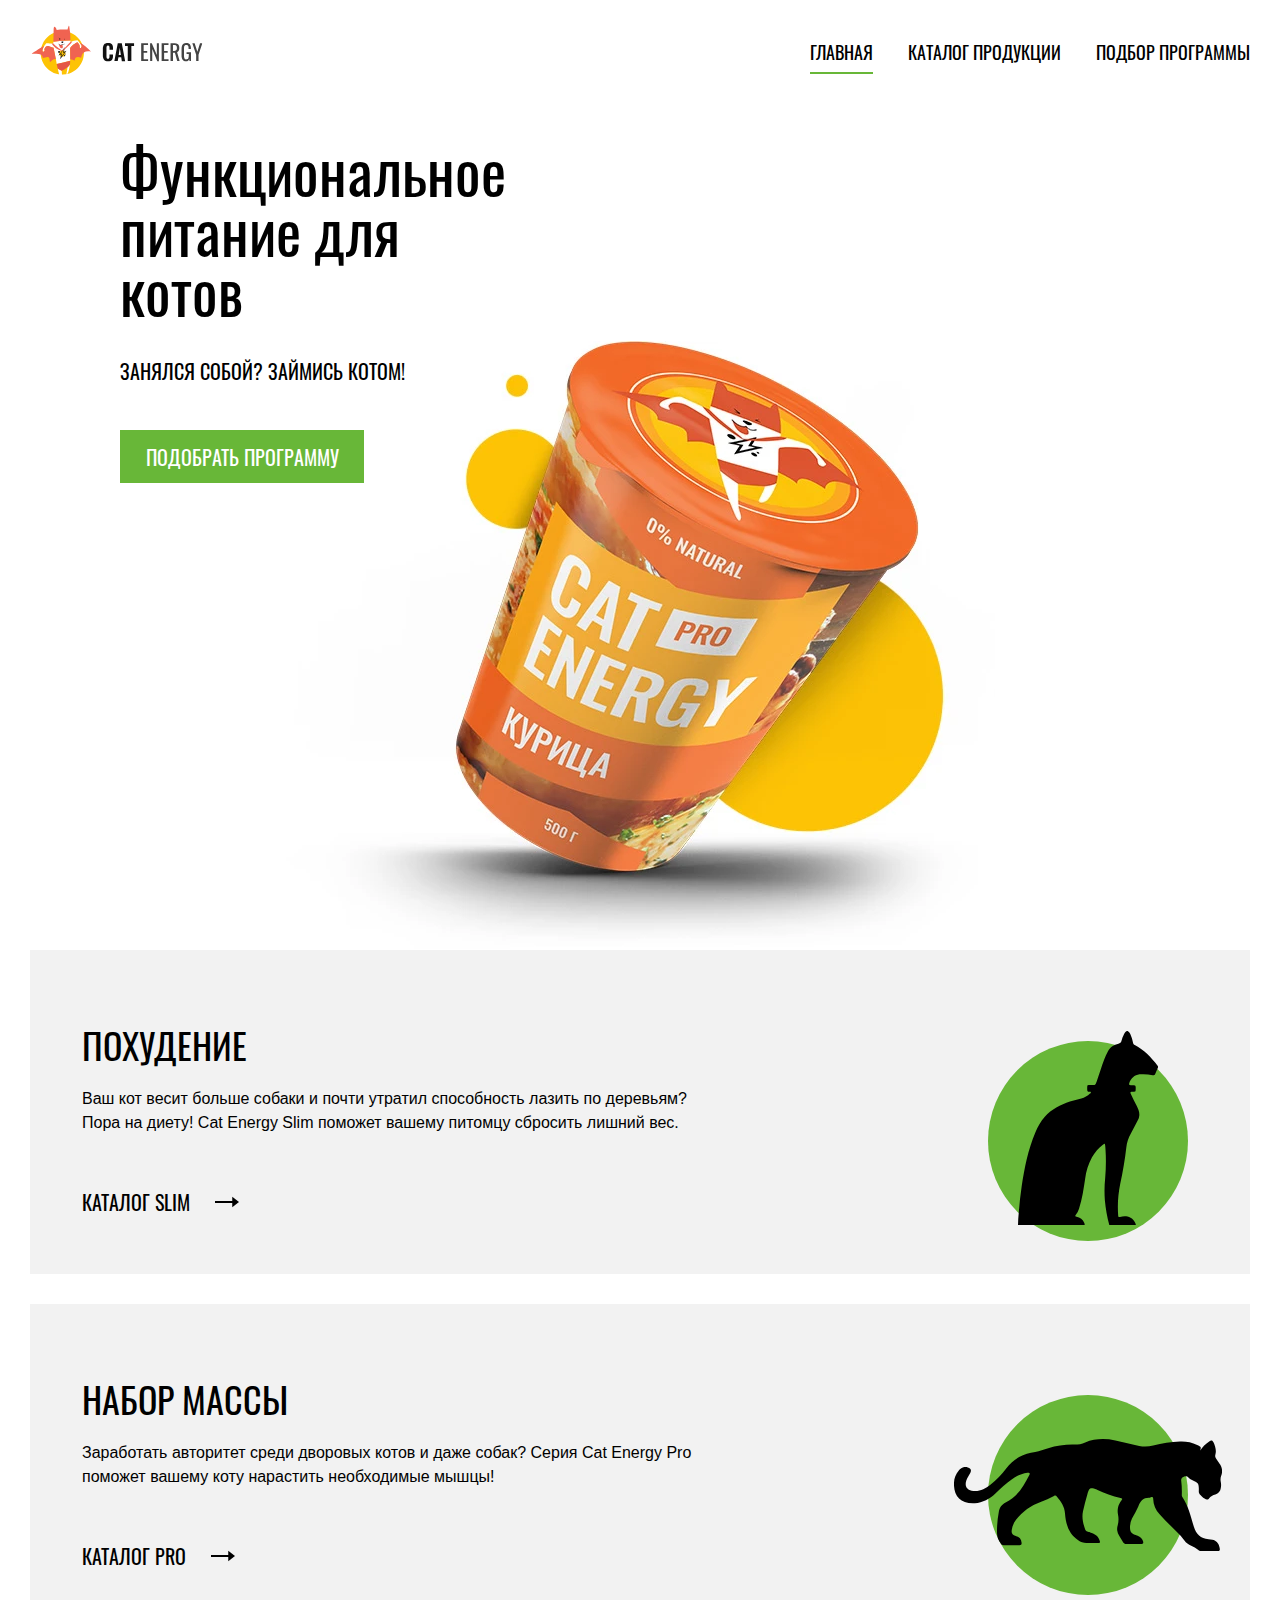
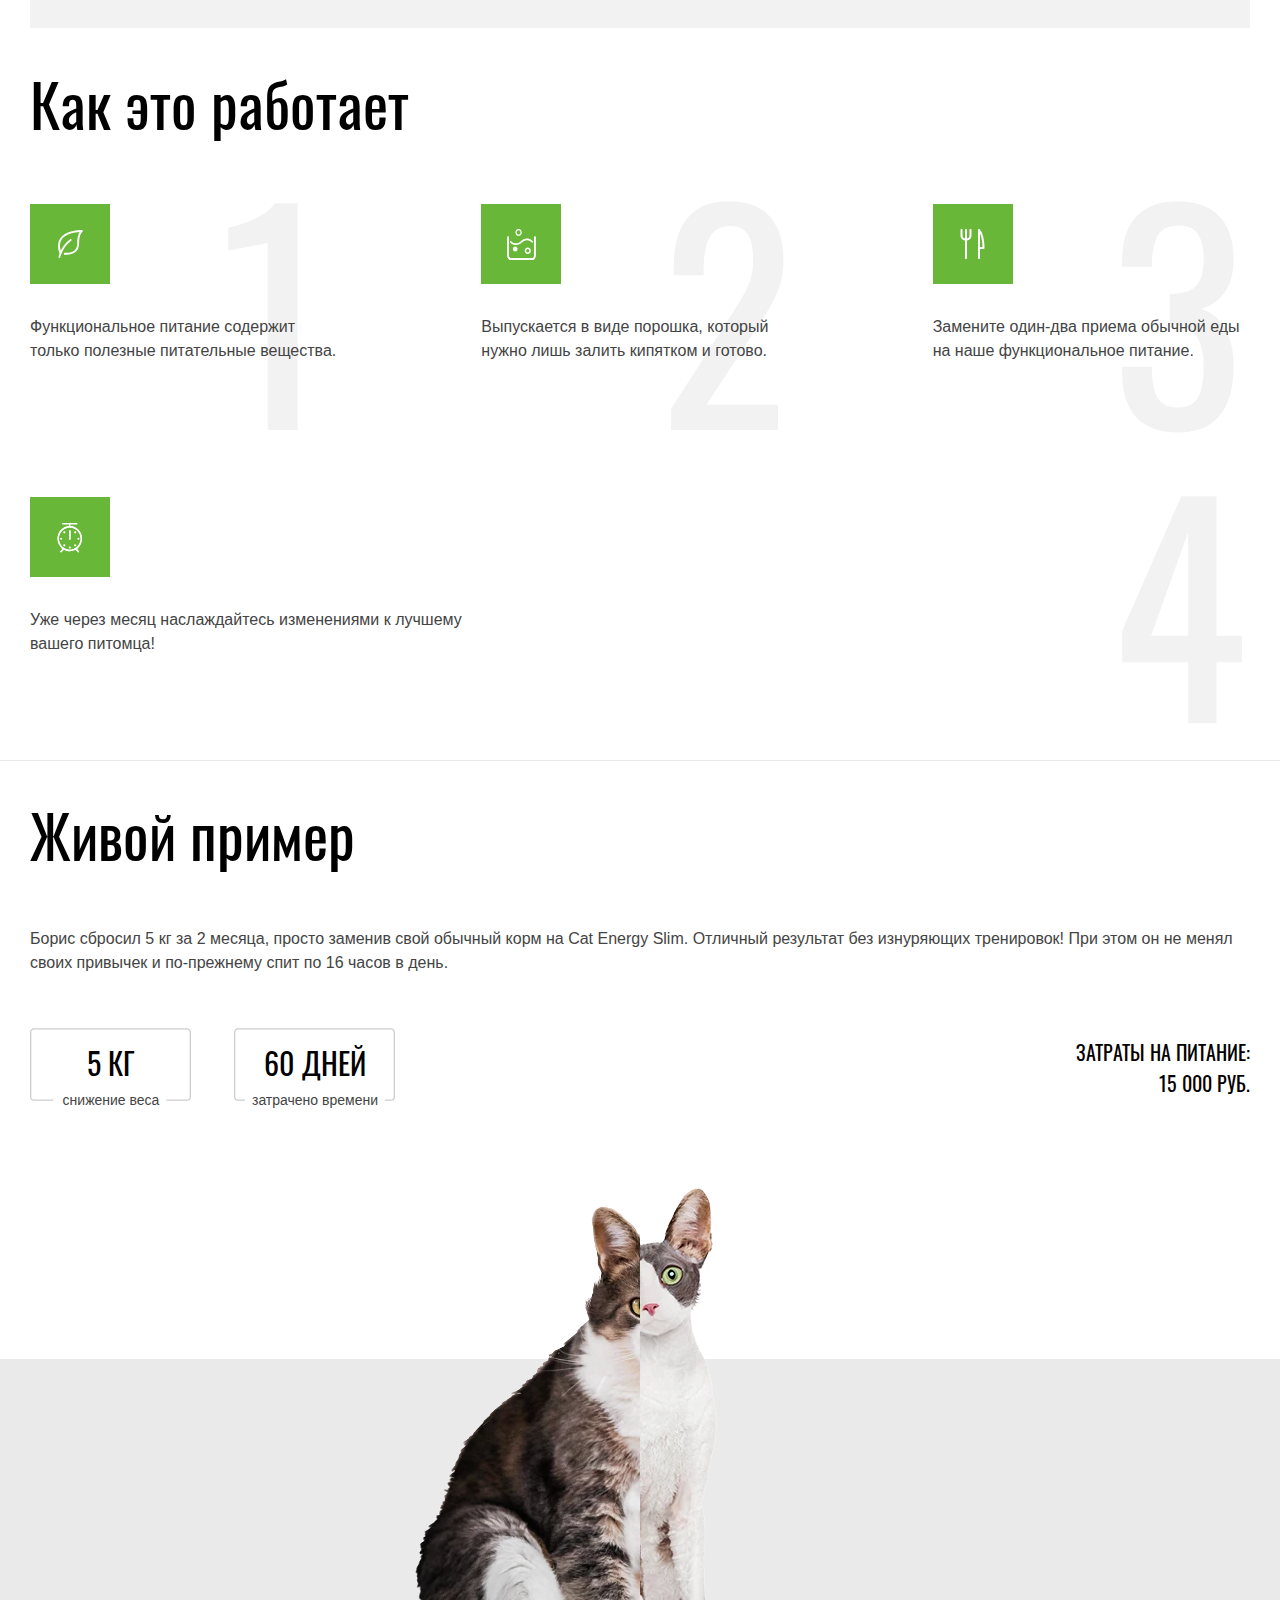
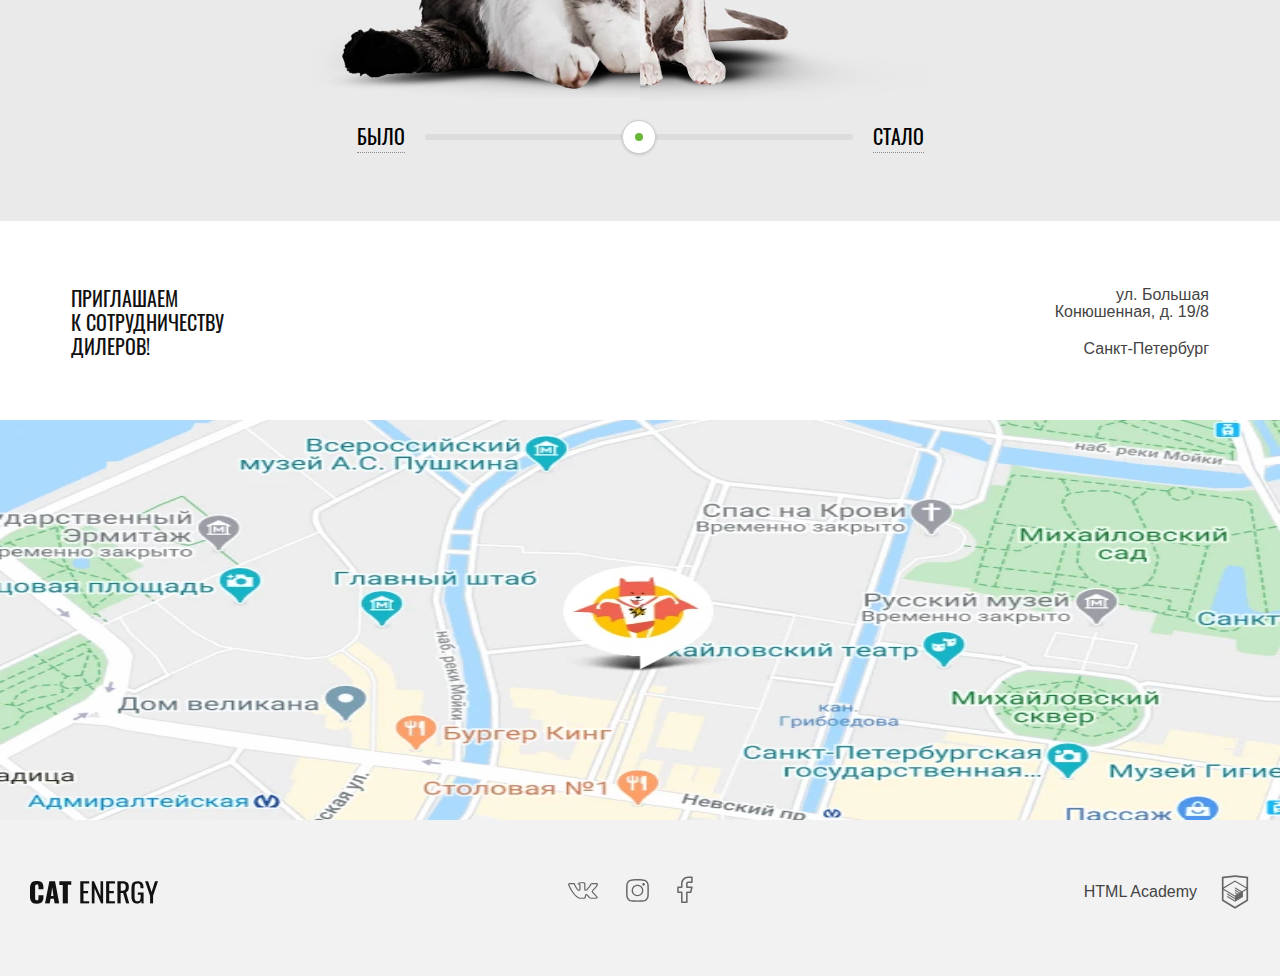
<file: index.html>
<!DOCTYPE html><html lang="ru"><head><meta charset="utf-8"><meta name="viewport" content="width=device-width,initial-scale=1"><title>HTML Academy: Кэт энерджи</title><link rel="stylesheet" href="css/style.min.css"><link rel="icon" href="favicon/favicon.ico"><link rel="icon" href="favicon/favicon32.svg" type="image/svg+xml"><link rel="apple-touch-icon" href="favicon/favicon180.png"><link rel="manifest" href="favicon/manifest.webmanifest"><link rel="preload" href="fonts/oswaldregular.woff2" as="font" type="font/woff2" crossorigin="anonymous"><script defer src="https://api-maps.yandex.ru/2.1/?lang=ru_RU&amp;apikey=735219fa-2235-4ca2-89e3-a8b373cf31f3" type="text/javascript"></script></head><body><header class="header"><div class="header__wrapper"><a class="header__logo logo"><picture><source media="(min-width: 1440px)" srcset="img/logo-desktop.svg"><source media="(min-width: 768px)" srcset="img/logo-tablet.svg"><img class="logo__icon" src="img/logo-mobile.svg" width="33" height="38" alt="Иконка логотипа Cat Energy"></picture><img class="logo__text" src="img/logo-text-mobile.svg" width="101" height="18" alt="Cat Energy"></a><nav class="header__nav menu menu--closed menu--nojs"><ul class="menu__list"><li class="menu__item"><a class="menu__link menu__link--active menu__link--index menu__link--index-active">Главная</a></li><li class="menu__item"><a class="menu__link menu__link--index" href="catalog.html">Каталог продукции</a></li><li class="menu__item"><a class="menu__link menu__link--index" href="form.html">Подбор программы</a></li></ul><button class="menu__button" aria-label="Открыть меню"></button></nav></div></header><main><h1 class="visually-hidden">Интернет-магазин функционального питания для котов</h1><section class="intro"><div class="intro__wrapper"><h2 class="intro__title title title--index-page">Функциональное питание для котов</h2><strong class="intro__slogan">Занялся собой? Займись котом!</strong><div class="intro__image"><picture><source type="image/webp" media="(min-width: 1440px)" srcset="img/product-desktop.webp, img/product-desktop@2x.webp 2x"><source media="(min-width: 1440px)" srcset="img/product-desktop.png, img/product-desktop@2x.png 2x"><source type="image/webp" media="(min-width: 768px)" srcset="img/product-tablet.webp, img/product-tablet@2x.webp 2x"><source media="(min-width: 768px)" srcset="img/product-tablet.png, img/product-tablet@2x.png 2x"><source type="image/webp" srcset="img/product-mobile.webp, img/product-mobile@2x.webp 2x"><img src="img/product-mobile.png" srcset="img/product-mobile@2x.png 2x" width="280" height="270" alt="Изображение продукта Cat Energy"></picture></div><a class="intro__link button button--green button--high" href="form.html">Подобрать программу</a></div></section><section class="programs"><h2 class="visually-hidden">Список программ питания</h2><div class="programs__wrapper"><ul class="programs__list"><li class="programs__item program program--slim"><h3 class="program__title title">Похудение</h3><p class="program__lead">Ваш кот весит больше собаки и почти утратил способность лазить по деревьям? Пора на диету! Cat Energy Slim поможет вашему питомцу сбросить лишний вес.</p><a class="program__link" href="slim.html">Каталог slim</a></li><li class="programs__item program program--pro"><h3 class="program__title title">Набор массы</h3><p class="program__lead">Заработать авторитет среди дворовых котов и даже собак? Серия Cat Energy Pro поможет вашему коту нарастить необходимые мышцы!</p><a class="program__link" href="pro.html">Каталог pro</a></li></ul></div></section><section class="advantages"><div class="advantages__wrapper"><h2 class="advantages__title title">Как это работает</h2><ul class="advantages__list"><li class="advantages__item advantages__item-eco"><p class="advantages__lead">Функциональное питание содержит только полезные питательные вещества.</p></li><li class="advantages__item advantages__item-easy"><p class="advantages__lead">Выпускается в виде порошка, который нужно лишь залить кипятком и готово.</p></li><li class="advantages__item advantages__item-change"><p class="advantages__lead">Замените один-два приема обычной еды на наше функциональное питание.</p></li><li class="advantages__item advantages__item-result"><p class="advantages__lead">Уже через месяц наслаждайтесь изменениями к лучшему&nbsp;<br>вашего питомца!</p></li></ul></div></section><section class="example"><div class="example__wrapper"><div class="example__inner"><h2 class="example__title title">Живой пример</h2><p class="example__lead">Борис сбросил 5 кг за 2 месяца, просто заменив свой обычный корм на Cat Energy Slim. Отличный результат без изнуряющих тренировок! При этом он не менял своих привычек и по-прежнему спит по 16 часов в день.</p><dl class="example__descriptions results"><div class="results__item results__item--accent"><dt>снижение веса</dt><dd>5 кг</dd></div><div class="results__item results__item--accent"><dt>затрачено времени</dt><dd>60 дней</dd></div><div class="results__item results__item--simple"><dt>Затраты на питание:</dt><dd>15 000 руб.</dd></div></dl></div><div class="example__slider compare-slider"><div class="compare-slider__wrapper"><ul class="compare-slider__list"><li class="compare-slider__item compare-slider__item--active"><picture><source type="image/webp" media="(min-width: 1440px)" srcset="img/cats-desktop.webp, img/cats-desktop@2x.webp 2x"><source media="(min-width: 1440px)" srcset="img/cats-desktop.png, img/cats-desktop@2x.png 2x"><source type="image/webp" media="(min-width: 768px)" srcset="img/cats-tablet.webp, img/cats-tablet@2x.webp 2x"><source media="(min-width: 768px)" srcset="img/cats-tablet.png, img/cats-tablet@2x.png 2x"><source type="image/webp" srcset="img/fat-cat-mobile.webp, img/fat-cat-mobile@2x.webp 2x"><img class="compare-slider__image" src="img/fat-cat-mobile.png" srcset="img/fat-cat-mobile@2x.png 2x" width="311" height="232" alt="Изображение толстого кота"></picture></li><li class="compare-slider__item"><picture><source type="image/webp" srcset="img/thin-cat-mobile.webp, img/thin-cat-mobile@2x.webp 2x"><img class="compare-slider__image" src="img/thin-cat-mobile.png" srcset="img/thin-cat-mobile@2x.png 2x" width="251" height="240" alt="Изображение худого кота" loading="lazy"></picture></li></ul><div class="compare-slider__control control"><button class="control__button" aria-label="Состояние кота до Cat Energy">Было</button><div class="control__range"><button class="control__range-button" aria-label="Ползунок для сравнения котов"></button></div><button class="control__button" aria-label="Состояние кота после Cat Energy">Стало</button></div></div></div></div></section><section class="info info--index"><h2 class="visually-hidden">Информация о компании</h2><div class="info__wrapper"><h3 class="info__title title">Приглашаем к&nbsp;сотрудничеству дилеров!</h3><address class="info__address">ул.&nbsp;Большая Конюшенная, д.&nbsp;19/8 <span>Санкт-Петербург</span></address></div><div class="info__map"><h3 class="visually-hidden">Расположение компании</h3><div class="info__map-image"><picture><source type="image/webp" media="(min-width: 1440px)" srcset="img/location-desktop.webp, img/location-desktop@2x.webp 2x"><source media="(min-width: 1440px)" srcset="img/location-desktop.jpg, img/location-desktop@2x.jpg 2x"><source type="image/webp" media="(min-width: 768px)" srcset="img/location-tablet.webp, img/location-tablet@2x.webp 2x"><source media="(min-width: 768px)" srcset="img/location-tablet.jpg, img/location-tablet@2x.jpg 2x"><source type="image/webp" srcset="img/location.webp, img/location@2x.webp 2x"><img src="img/location.jpg" srcset="img/location@2x.jpg 2x" width="320" height="362" alt="Карта расположения компании Cat Energy, расположенной по адресу г. Санкт-Петербург ул. Большая Конюшенная, д. 19/8"></picture></div><div class="info__map-frame" id="map"></div></div></section></main><footer class="footer"><div class="footer__wrapper"><a class="footer__logo"><img src="img/logo-text-mobile.svg" width="128" height="24" alt="Логотип Cat Energy"></a><ul class="footer__socials social"><li class="social__item"><a class="social__link" href="http://vk.com/cat_energy_ru" rel="noopener" target="_blank" aria-label="В контакте"><svg class="social__icon social__icon--vk" width="23" height="13"><use xlink:href="img/sprite.svg#icon-vk"></use></svg></a></li><li class="social__item"><a class="social__link" href="http://instagram.com/cat_energy_ru" rel="noopener" target="_blank" aria-label="Инстаграм"><svg class="social__icon social__icon--insta" width="16" height="16"><use xlink:href="img/sprite.svg#icon-insta"></use></svg></a></li><li class="social__item"><a class="social__link" href="http://facebook.com/cat_energy_ru" rel="noopener" target="_blank" aria-label="Фэйсбук"><svg class="social__icon social__icon--fb" width="13" height="20"><use xlink:href="img/sprite.svg#icon-fb"></use></svg></a></li></ul><a class="footer__link" href="https://htmlacademy.ru/intensive/adaptive" rel="noopener" target="_blank"><span class="footer__link-text">HTML Academy</span> <svg class="footer__link-logo" width="40" height="46"><use xlink:href="img/sprite.svg#icon-htmlacademy"></use></svg></a></div></footer><script defer src="js/libs.min.js"></script><script defer src="js/script.min.js"></script></body></html>
</file>
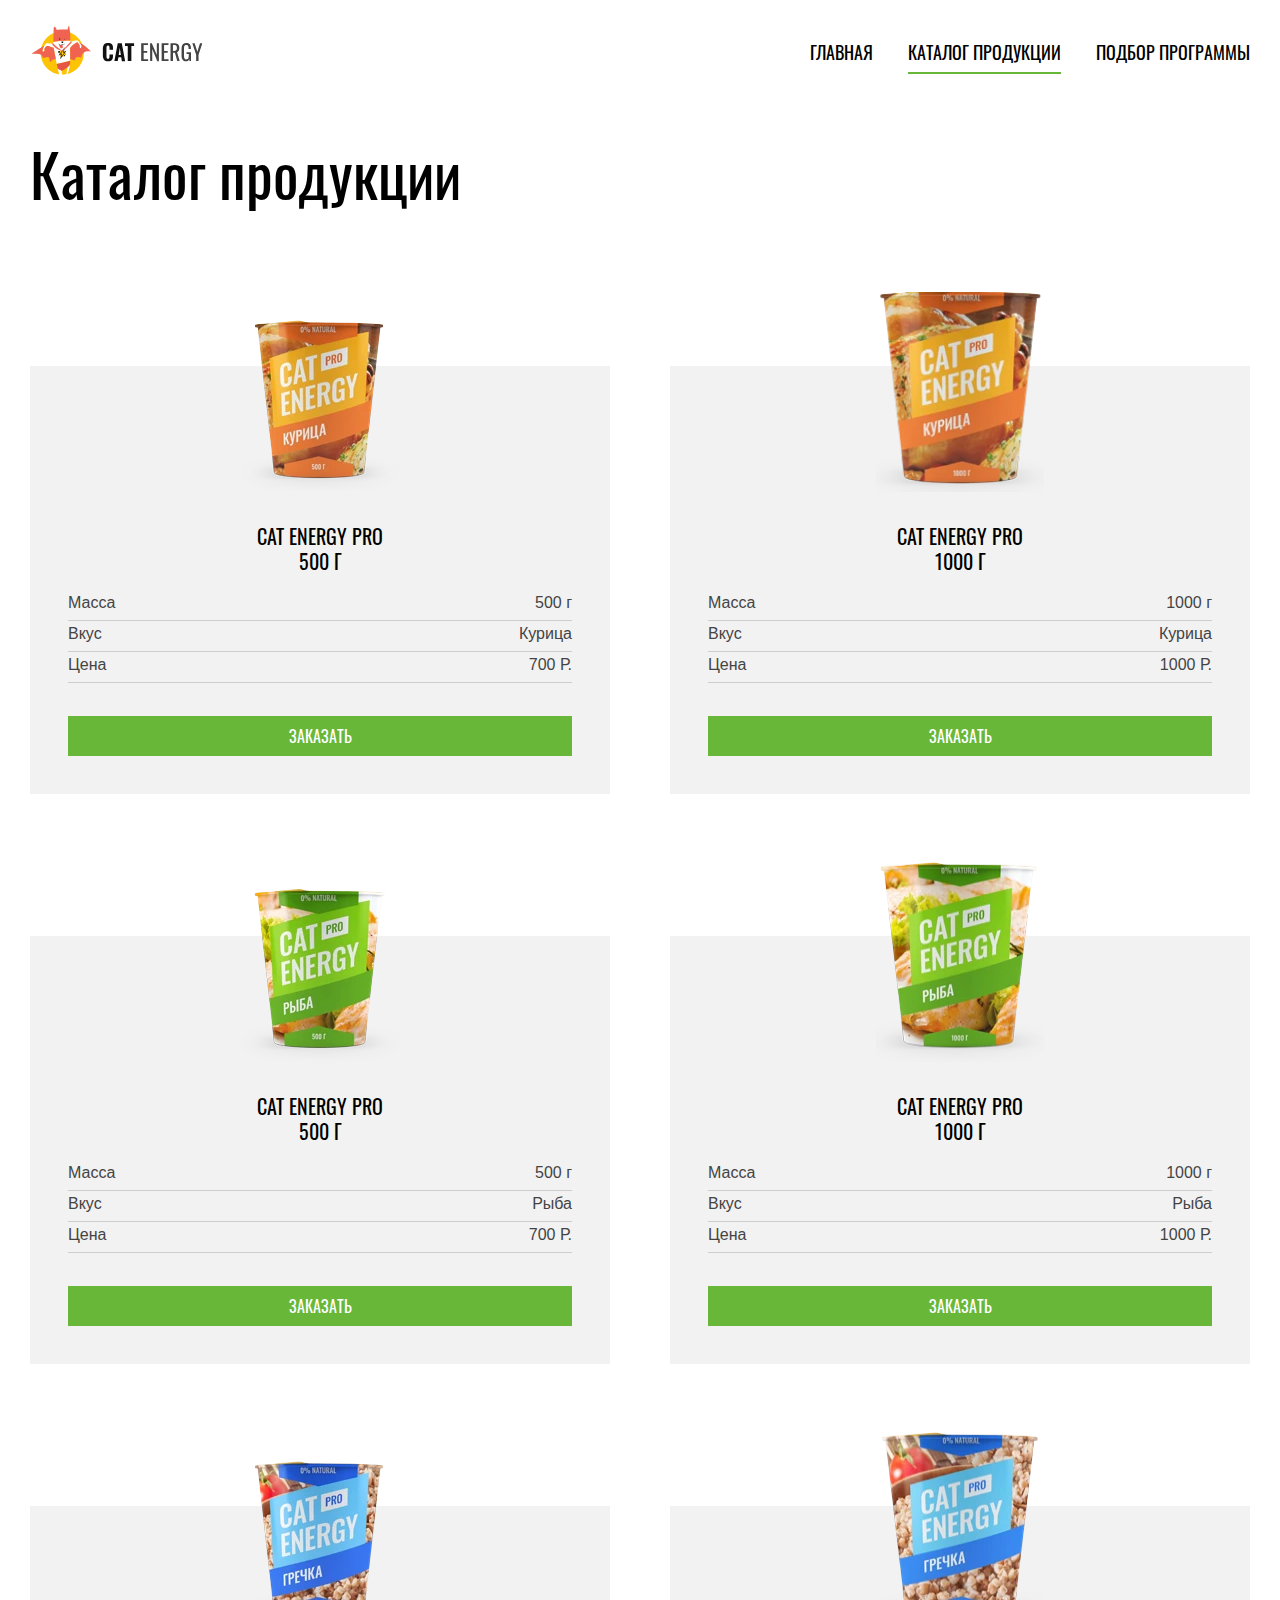
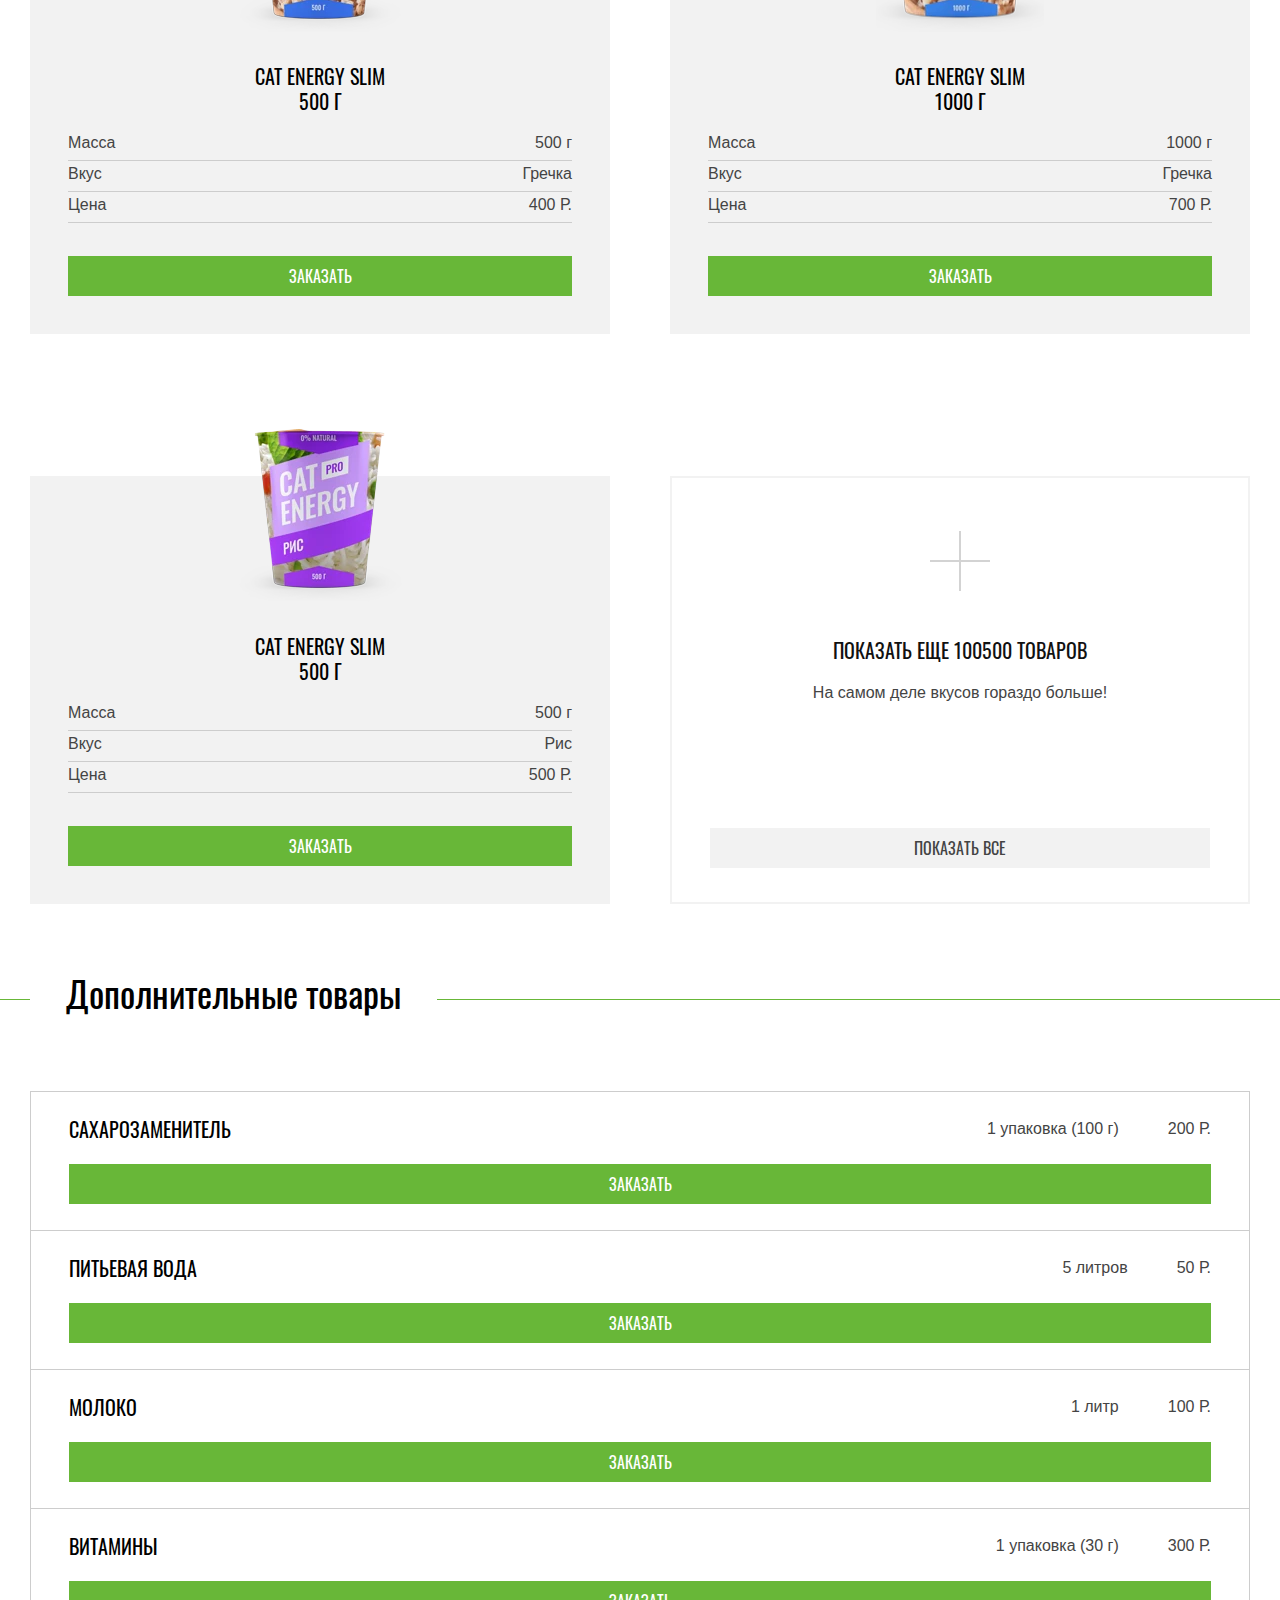
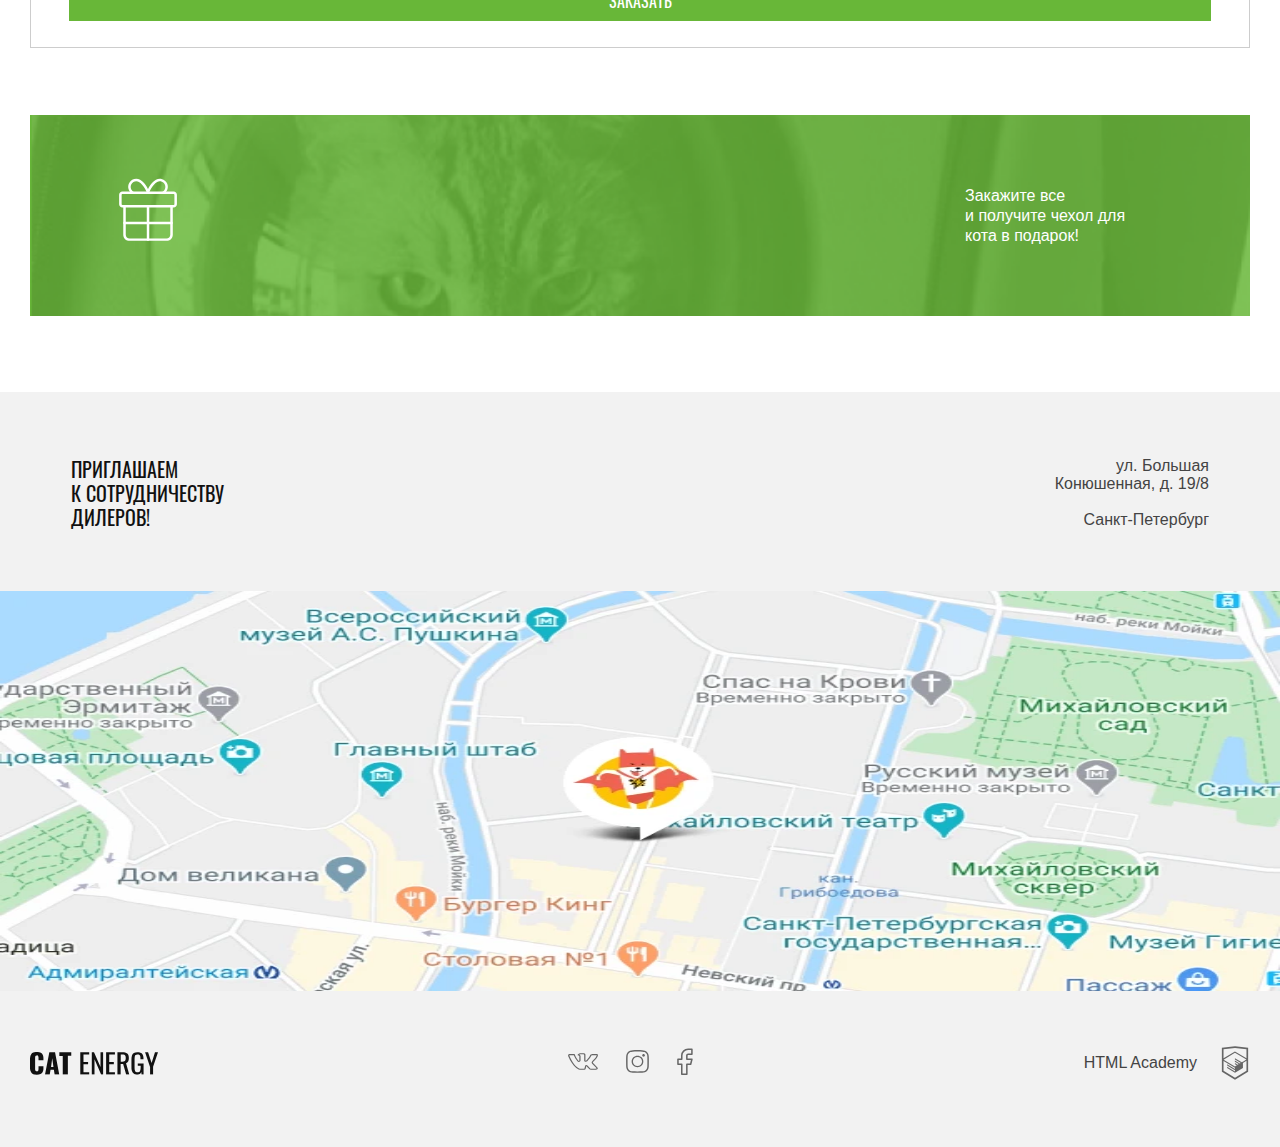
<file: catalog.html>
<!DOCTYPE html><html lang="ru"><head><meta charset="utf-8"><meta name="viewport" content="width=device-width,initial-scale=1"><title>HTML Academy: Кэт энерджи</title><link rel="stylesheet" href="css/style.min.css"><link rel="icon" href="favicon/favicon.ico"><link rel="icon" href="favicon/favicon32.svg" type="image/svg+xml"><link rel="apple-touch-icon" href="favicon/favicon180.png"><link rel="manifest" href="favicon/manifest.webmanifest"><link rel="preload" href="fonts/oswaldregular.woff2" as="font" type="font/woff2" crossorigin="anonymous"><script defer src="https://api-maps.yandex.ru/2.1/?lang=ru_RU&amp;apikey=735219fa-2235-4ca2-89e3-a8b373cf31f3" type="text/javascript"></script></head><body><header class="header"><div class="header__wrapper"><a class="header__logo logo" href="index.html"><picture><source media="(min-width: 1440px)" srcset="img/logo-desktop.svg"><source media="(min-width: 768px)" srcset="img/logo-tablet.svg"><img class="logo__icon" src="img/logo-mobile.svg" width="33" height="38" alt="Иконка логотипа Cat Energy"></picture><img class="logo__text" src="img/logo-text-mobile.svg" width="101" height="18" alt="Cat Energy"></a><nav class="header__nav menu menu--closed menu--nojs"><ul class="menu__list"><li class="menu__item"><a class="menu__link" href="index.html">Главная</a></li><li class="menu__item"><a class="menu__link menu__link--active">Каталог продукции</a></li><li class="menu__item"><a class="menu__link" href="form.html">Подбор программы</a></li></ul><button class="menu__button menu__button--hidden" aria-label="Открыть меню"></button></nav></div></header><main><h1 class="visually-hidden">Продукция компании</h1><section class="main-catalog"><div class="main-catalog__wrapper"><h2 class="main-catalog__title title">Каталог продукции</h2><ul class="main-catalog__list"><li class="main-catalog__item card"><div class="card__wrapper"><a class="card__title-link" href="product.html"><h3 class="card__title title">Cat Energy PRO 500&nbsp;г</h3></a><a href="product.html" class="card__image-link"><div class="card__image"><picture><source type="image/webp" media="(min-width: 768px)" srcset="img/catalog1-tablet.webp, img/catalog1-tablet@2x.webp 2x"><source media="(min-width: 768px)" srcset="img/catalog1-tablet.png, img/catalog1-tablet@2x.png 2x"><source type="image/webp" srcset="img/catalog1-mobile.webp, img/catalog1-mobile@2x.webp 2x"><img src="img/catalog1-mobile.png" srcset="img/catalog1-mobile@2x.png 2x" width="140" height="112" alt="Изображение продукта Cat Energy PRO 500 г со вкусом курицы"></picture></div></a><dl class="card__description-list"><div class="card__description-item"><dt class="card__description-termin">Масса</dt><dd class="card__description-definition">500 г</dd></div><div class="card__description-item"><dt class="card__description-termin">Вкус</dt><dd class="card__description-definition">Курица</dd></div><div class="card__description-item"><dt class="card__description-termin">Цена</dt><dd class="card__description-definition">700 Р.</dd></div></dl><a class="card__button button button--green" href="offer.html">Заказать</a></div></li><li class="main-catalog__item card"><div class="card__wrapper"><a class="card__title-link" href="product.html"><h3 class="card__title title">Cat Energy PRO 1000&nbsp;г</h3></a><a href="product.html" class="card__image-link"><div class="card__image"><picture><source type="image/webp" media="(min-width: 768px)" srcset="img/catalog2-tablet.webp, img/catalog2-tablet@2x.webp 2x"><source media="(min-width: 768px)" srcset="img/catalog2-tablet.png, img/catalog2-tablet@2x.png 2x"><source type="image/webp" srcset="img/catalog2-mobile.webp, img/catalog2-mobile@2x.webp 2x"><img src="img/catalog2-mobile.png" srcset="img/catalog2-mobile@2x.png 2x" width="140" height="112" alt="Изображение продукта Cat Energy PRO 1000 г со вкусом курицы"></picture></div></a><dl class="card__description-list"><div class="card__description-item"><dt class="card__description-termin">Масса</dt><dd class="card__description-definition">1000 г</dd></div><div class="card__description-item"><dt class="card__description-termin">Вкус</dt><dd class="card__description-definition">Курица</dd></div><div class="card__description-item"><dt class="card__description-termin">Цена</dt><dd class="card__description-definition">1000 Р.</dd></div></dl><a class="card__button button button--green" href="offer.html">Заказать</a></div></li><li class="main-catalog__item card"><div class="card__wrapper"><a class="card__title-link" href="product.html"><h3 class="card__title title">Cat Energy PRO 500&nbsp;г</h3></a><a href="product.html" class="card__image-link"><div class="card__image"><picture><source type="image/webp" media="(min-width: 768px)" srcset="img/catalog3-tablet.webp, img/catalog3-tablet@2x.webp 2x"><source media="(min-width: 768px)" srcset="img/catalog3-tablet.png, img/catalog3-tablet@2x.png 2x"><source type="image/webp" srcset="img/catalog3-mobile.webp, img/catalog3-mobile@2x.webp 2x"><img src="img/catalog3-mobile.png" srcset="img/catalog3-mobile@2x.png 2x" width="140" height="112" alt="Изображение продукта Cat Energy PRO 500 г со вкусом рыбы"></picture></div></a><dl class="card__description-list"><div class="card__description-item"><dt class="card__description-termin">Масса</dt><dd class="card__description-definition">500 г</dd></div><div class="card__description-item"><dt class="card__description-termin">Вкус</dt><dd class="card__description-definition">Рыба</dd></div><div class="card__description-item"><dt class="card__description-termin">Цена</dt><dd class="card__description-definition">700 Р.</dd></div></dl><a class="card__button button button--green" href="offer.html">Заказать</a></div></li><li class="main-catalog__item card"><div class="card__wrapper"><a class="card__title-link" href="product.html"><h3 class="card__title title">Cat Energy PRO 1000&nbsp;г</h3></a><a href="product.html" class="card__image-link"><div class="card__image"><picture><source type="image/webp" media="(min-width: 768px)" srcset="img/catalog4-tablet.webp, img/catalog4-tablet@2x.webp 2x"><source media="(min-width: 768px)" srcset="img/catalog4-tablet.png, img/catalog4-tablet@2x.png 2x"><source type="image/webp" srcset="img/catalog4-mobile.webp, img/catalog4-mobile@2x.webp 2x"><img src="img/catalog4-mobile.png" srcset="img/catalog4-mobile@2x.png 2x" width="140" height="112" alt="Изображение продукта Cat Energy PRO 1000 г со вкусом рыбы"></picture></div></a><dl class="card__description-list"><div class="card__description-item"><dt class="card__description-termin">Масса</dt><dd class="card__description-definition">1000 г</dd></div><div class="card__description-item"><dt class="card__description-termin">Вкус</dt><dd class="card__description-definition">Рыба</dd></div><div class="card__description-item"><dt class="card__description-termin">Цена</dt><dd class="card__description-definition">1000 Р.</dd></div></dl><a class="card__button button button--green" href="offer.html">Заказать</a></div></li><li class="main-catalog__item card"><div class="card__wrapper"><a class="card__title-link" href="product.html"><h3 class="card__title title">Cat Energy SLIM 500&nbsp;г</h3></a><a href="product.html" class="card__image-link"><div class="card__image"><picture><source type="image/webp" media="(min-width: 768px)" srcset="img/catalog5-tablet.webp, img/catalog5-tablet@2x.webp 2x"><source media="(min-width: 768px)" srcset="img/catalog5-tablet.png, img/catalog5-tablet@2x.png 2x"><source type="image/webp" srcset="img/catalog5-mobile.webp, img/catalog5-mobile@2x.webp 2x"><img src="img/catalog5-mobile.png" srcset="img/catalog5-mobile@2x.png 2x" width="140" height="112" alt="Изображение продукта Cat Energy PRO 500 г со вкусом гречки"></picture></div></a><dl class="card__description-list"><div class="card__description-item"><dt class="card__description-termin">Масса</dt><dd class="card__description-definition">500 г</dd></div><div class="card__description-item"><dt class="card__description-termin">Вкус</dt><dd class="card__description-definition">Гречка</dd></div><div class="card__description-item"><dt class="card__description-termin">Цена</dt><dd class="card__description-definition">400 Р.</dd></div></dl><a class="card__button button button--green" href="offer.html">Заказать</a></div></li><li class="main-catalog__item card"><div class="card__wrapper"><a class="card__title-link" href="product.html"><h3 class="card__title title">Cat Energy SLIM 1000&nbsp;г</h3></a><a href="product.html" class="card__image-link"><div class="card__image"><picture><source type="image/webp" media="(min-width: 768px)" srcset="img/catalog6-tablet.webp, img/catalog6-tablet@2x.webp 2x"><source media="(min-width: 768px)" srcset="img/catalog6-tablet.png, img/catalog6-tablet@2x.png 2x"><source type="image/webp" srcset="img/catalog6-mobile.webp, img/catalog6-mobile@2x.webp 2x"><img src="img/catalog6-mobile.png" srcset="img/catalog6-mobile@2x.png 2x" width="140" height="112" alt="Изображение продукта Cat Energy PRO 1000 г со вкусом гречки"></picture></div></a><dl class="card__description-list"><div class="card__description-item"><dt class="card__description-termin">Масса</dt><dd class="card__description-definition">1000 г</dd></div><div class="card__description-item"><dt class="card__description-termin">Вкус</dt><dd class="card__description-definition">Гречка</dd></div><div class="card__description-item"><dt class="card__description-termin">Цена</dt><dd class="card__description-definition">700 Р.</dd></div></dl><a class="card__button button button--green" href="offer.html">Заказать</a></div></li><li class="main-catalog__item card"><div class="card__wrapper"><a class="card__title-link" href="product.html"><h3 class="card__title title">Cat Energy SLIM 500&nbsp;г</h3></a><a href="product.html" class="card__image-link"><div class="card__image"><picture><source type="image/webp" media="(min-width: 768px)" srcset="img/catalog7-tablet.webp, img/catalog7-tablet@2x.webp 2x"><source media="(min-width: 768px)" srcset="img/catalog7-tablet.png, img/catalog7-tablet@2x.png 2x"><source type="image/webp" srcset="img/catalog7-mobile.webp, img/catalog7-mobile@2x.webp 2x"><img src="img/catalog7-mobile.png" srcset="img/catalog7-mobile@2x.png 2x" width="140" height="112" alt="Изображение продукта Cat Energy PRO 500 г со вкусом риса"></picture></div></a><dl class="card__description-list"><div class="card__description-item"><dt class="card__description-termin">Масса</dt><dd class="card__description-definition">500 г</dd></div><div class="card__description-item"><dt class="card__description-termin">Вкус</dt><dd class="card__description-definition">Рис</dd></div><div class="card__description-item"><dt class="card__description-termin">Цена</dt><dd class="card__description-definition">500 Р.</dd></div></dl><a class="card__button button button--green" href="offer.html">Заказать</a></div></li><li class="main-catalog__item others-card"><div class="others-card__wrapper"><strong class="others-card__message">Показать еще 100500 товаров</strong> <span class="others-card__note">На самом деле вкусов гораздо больше!</span> <a class="others-card__button button button--grey" href="others.html">Показать все</a></div></li></ul></div></section><section class="addition-products"><h2 class="addition-products__title title title--green-line"><span class="title__accent">Дополнительные товары</span></h2><div class="addition-products__wrapper"><ul class="addition-products__list"><li class="addition-products__item additional-card"><h3 class="additional-card__title title">Сахарозаменитель</h3><dl class="additional-card__description"><dt class="additional-card__termin">1 упаковка (100 г)</dt><dd class="additional-card__definition">200 Р.</dd></dl><a class="additional-card__button button button--green" href="offer.html">Заказать</a></li><li class="addition-products__item additional-card"><h3 class="additional-card__title title">Питьевая вода</h3><dl class="additional-card__description"><dt class="additional-card__termin">5 литров</dt><dd class="additional-card__definition">50 Р.</dd></dl><a class="additional-card__button button button--green" href="offer.html">Заказать</a></li><li class="addition-products__item additional-card"><h3 class="additional-card__title title">Молоко</h3><dl class="additional-card__description"><dt class="additional-card__termin">1 литр</dt><dd class="additional-card__definition">100 Р.</dd></dl><a class="additional-card__button button button--green" href="offer.html">Заказать</a></li><li class="addition-products__item additional-card"><h3 class="additional-card__title title">Витамины</h3><dl class="additional-card__description"><dt class="additional-card__termin">1 упаковка (30 г)</dt><dd class="additional-card__definition">300 Р.</dd></dl><a class="additional-card__button button button--green" href="offer.html">Заказать</a></li></ul><div class="addition-products__bonus"><strong class="addition-products__message">Закажите все и&nbsp;получите чехол для кота в подарок!</strong></div></div></section><section class="info"><h2 class="visually-hidden">Информация о компании</h2><div class="info__wrapper"><h3 class="info__title title">Приглашаем к&nbsp;сотрудничеству дилеров!</h3><address class="info__address">ул.&nbsp;Большая Конюшенная, д.&nbsp;19/8 <span>Санкт-Петербург</span></address></div><div class="info__map"><h3 class="visually-hidden">Расположение компании</h3><div class="info__map-image"><picture><source type="image/webp" media="(min-width: 1440px)" srcset="img/location-desktop.webp, img/location-desktop@2x.webp 2x"><source media="(min-width: 1440px)" srcset="img/location-desktop.jpg, img/location-desktop@2x.jpg 2x"><source type="image/webp" media="(min-width: 768px)" srcset="img/location-tablet.webp, img/location-tablet@2x.webp 2x"><source media="(min-width: 768px)" srcset="img/location-tablet.jpg, img/location-tablet@2x.jpg 2x"><source type="image/webp" srcset="img/location.webp, img/location@2x.webp 2x"><img src="img/location.jpg" srcset="img/location@2x.jpg 2x" width="320" height="362" alt="Карта расположения компании Cat Energy, расположенной по адресу г. Санкт-Петербург ул. Большая Конюшенная, д. 19/8"></picture></div><div class="info__map-frame" id="map"></div></div></section></main><footer class="footer"><div class="footer__wrapper"><a class="footer__logo" href="index.html"><img src="img/logo-text-mobile.svg" width="128" height="24" alt="Логотип Cat Energy"></a><ul class="footer__socials social"><li class="social__item"><a class="social__link" href="http://vk.com/cat_energy_ru" rel="noopener" target="_blank" aria-label="В контакте"><svg class="social__icon social__icon--vk" width="23" height="13"><use xlink:href="img/sprite.svg#icon-vk"></use></svg></a></li><li class="social__item"><a class="social__link" href="http://instagram.com/cat_energy_ru" rel="noopener" target="_blank" aria-label="Инстаграм"><svg class="social__icon social__icon--insta" width="16" height="16"><use xlink:href="img/sprite.svg#icon-insta"></use></svg></a></li><li class="social__item"><a class="social__link" href="http://facebook.com/cat_energy_ru" rel="noopener" target="_blank" aria-label="Фэйсбук"><svg class="social__icon social__icon--fb" width="13" height="20"><use xlink:href="img/sprite.svg#icon-fb"></use></svg></a></li></ul><a class="footer__link" href="https://htmlacademy.ru/intensive/adaptive" rel="noopener" target="_blank"><span class="footer__link-text">HTML Academy</span> <svg class="footer__link-logo" width="40" height="46"><use xlink:href="img/sprite.svg#icon-htmlacademy"></use></svg></a></div></footer><script defer src="js/libs.min.js"></script><script defer src="js/script.min.js"></script></body></html>
</file>
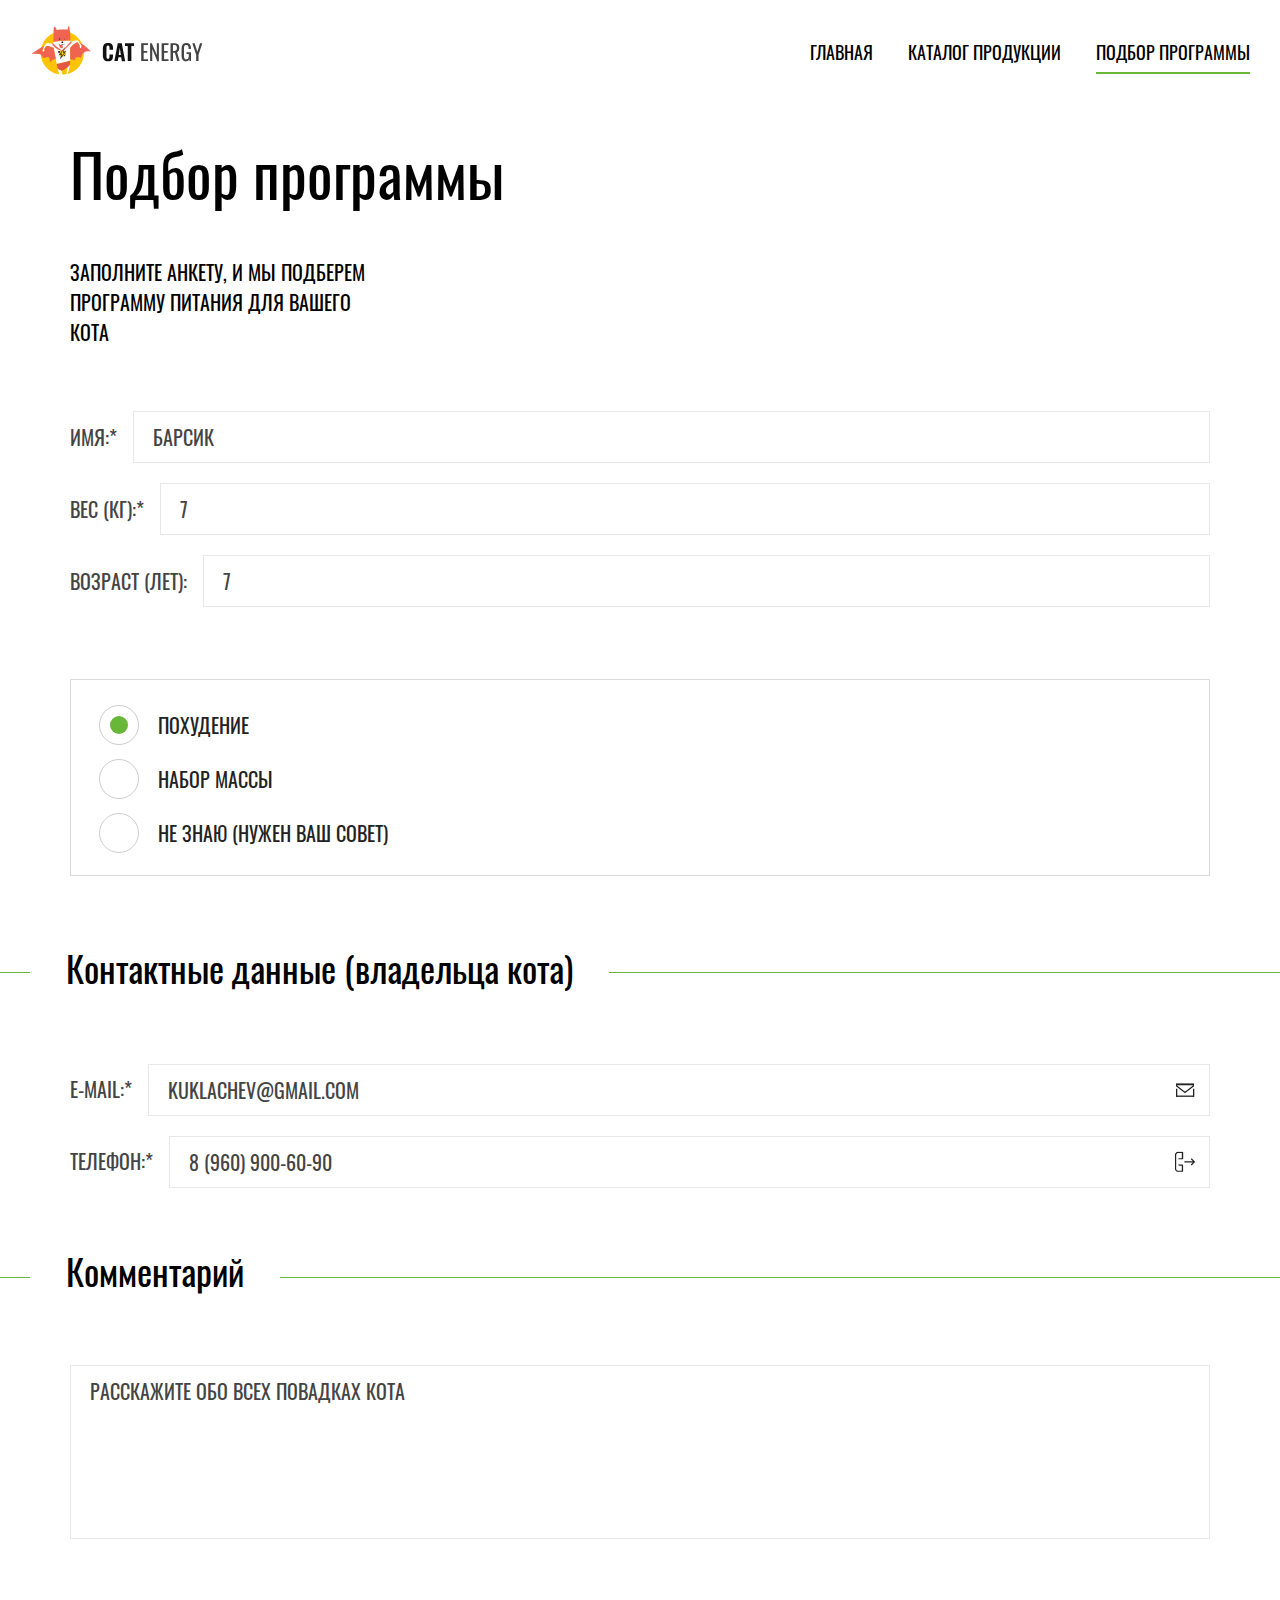
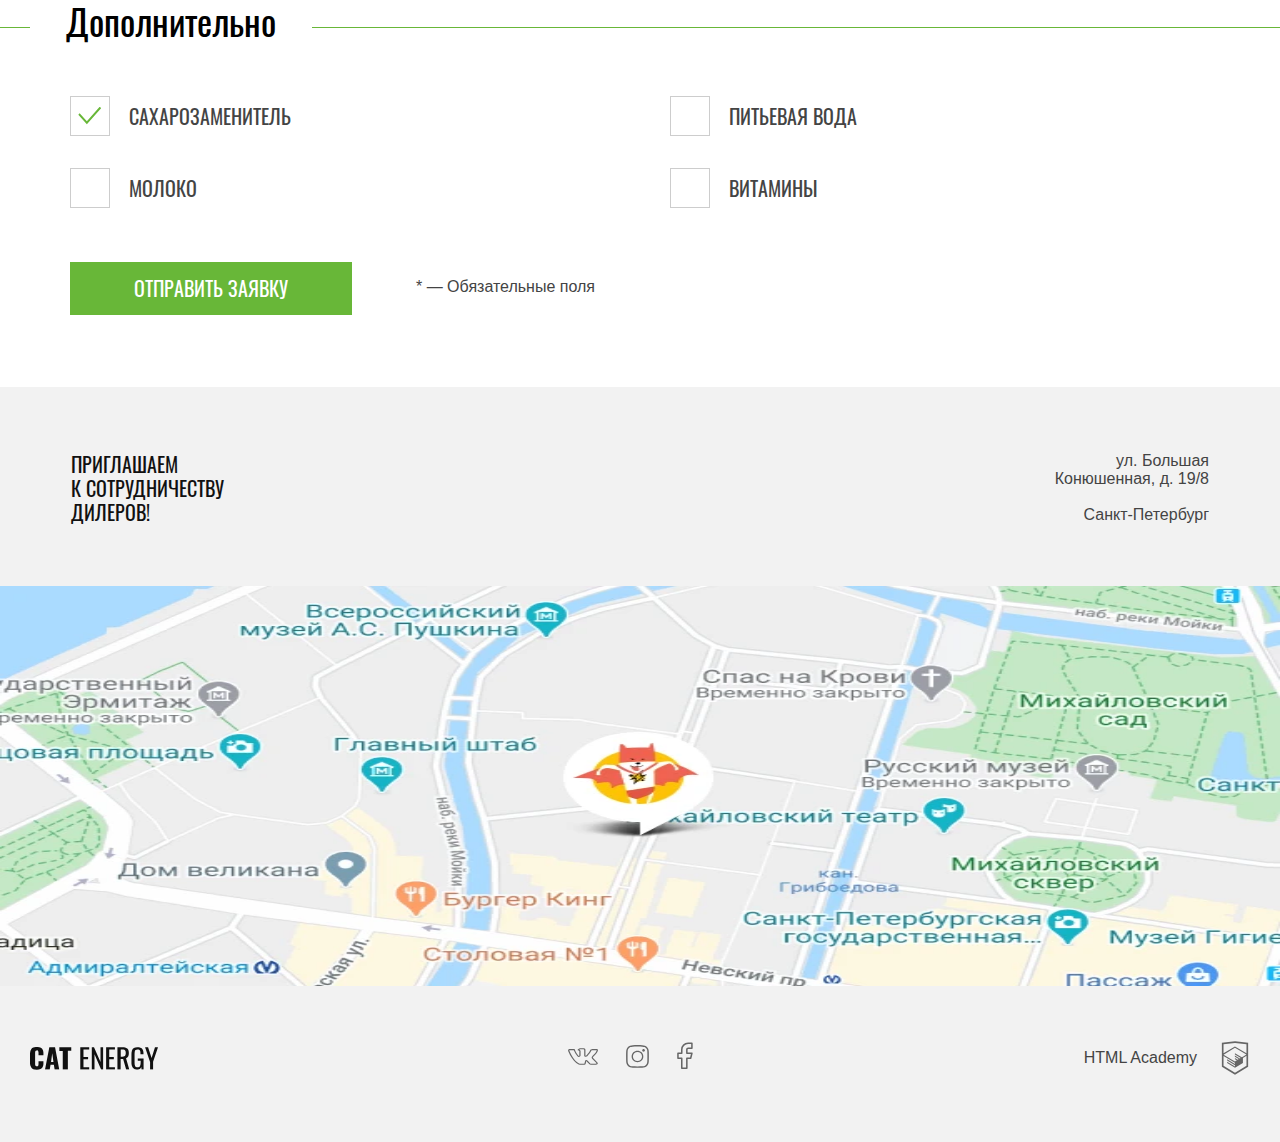
<file: form.html>
<!DOCTYPE html><html lang="ru"><head><meta charset="utf-8"><meta name="viewport" content="width=device-width,initial-scale=1"><title>HTML Academy: Кэт энерджи</title><link rel="stylesheet" href="css/style.min.css"><link rel="icon" href="favicon/favicon.ico"><link rel="icon" href="favicon/favicon32.svg" type="image/svg+xml"><link rel="apple-touch-icon" href="favicon/favicon180.png"><link rel="manifest" href="favicon/manifest.webmanifest"><link rel="preload" href="fonts/oswaldregular.woff2" as="font" type="font/woff2" crossorigin="anonymous"><script defer src="https://api-maps.yandex.ru/2.1/?lang=ru_RU&amp;apikey=735219fa-2235-4ca2-89e3-a8b373cf31f3" type="text/javascript"></script></head><body><header class="header"><div class="header__wrapper"><a class="header__logo logo" href="index.html"><picture><source media="(min-width: 1440px)" srcset="img/logo-desktop.svg"><source media="(min-width: 768px)" srcset="img/logo-tablet.svg"><img class="logo__icon" src="img/logo-mobile.svg" width="33" height="38" alt="Иконка логотипа Cat Energy"></picture><img class="logo__text" src="img/logo-text-mobile.svg" width="101" height="18" alt="Cat Energy"></a><nav class="header__nav menu menu--closed menu--nojs"><ul class="menu__list"><li class="menu__item"><a class="menu__link" href="index.html">Главная</a></li><li class="menu__item"><a class="menu__link" href="catalog.html">Каталог продукции</a></li><li class="menu__item"><a class="menu__link menu__link--active">Подбор программы</a></li></ul><button class="menu__button menu__button--hidden" aria-label="Открыть меню"></button></nav></div></header><main><h1 class="visually-hidden">Форма для подбора программы питания</h1><section class="questionnaire"><div class="questionnaire__wrapper"><h2 class="questionnaire__title title">Подбор программы</h2><p class="questionnaire__lead">Заполните анкету, и мы подберем программу питания для вашего кота</p></div><form class="questionnaire__form form" action="https://echo.htmlacademy.ru" method="POST"><div class="form__wrapper"><div class="form__section"><fieldset class="form__data"><legend class="visually-hidden">Данные кота</legend><ul class="form__data-list"><li class="form__data-item input-field"><label class="input-field__label" for="cat-name">Имя:*</label> <input class="input-field__input" id="cat-name" type="text" name="cat-name" placeholder="Барсик" required></li><li class="form__data-item input-field"><label class="input-field__label" for="cat-weight">Вес (кг):*</label> <input class="input-field__input" id="cat-weight" type="number" name="cat-weight" placeholder="7" required></li><li class="form__data-item input-field"><label class="input-field__label" for="cat-age">Возраст (лет):</label> <input class="input-field__input" id="cat-age" type="number" name="cat-age" placeholder="7"></li></ul></fieldset><fieldset class="form__program"><legend class="visually-hidden">Выбор программы</legend><ul class="form__program-list"><li class="form__program-item"><input class="form__program-input visually-hidden" id="slimming" type="radio" name="program" value="slimming" checked="checked"> <label class="form__program-label" for="slimming">Похудение</label></li><li class="form__program-item"><input class="form__program-input visually-hidden" id="gain" type="radio" name="program" value="gain"> <label class="form__program-label" for="gain">Набор массы</label></li><li class="form__program-item"><input class="form__program-input visually-hidden" id="advice" type="radio" name="program" value="advice"> <label class="form__program-label" for="advice">Не знаю (Нужен ваш совет)</label></li></ul></fieldset></div></div><fieldset class="form__contacts"><legend class="form__contacts-legend title title--green-line"><span class="title__accent title__accent--two-lines">Контактные данные (владельца кота)</span></legend><div class="form__wrapper"><ul class="form__contacts-list"><li class="form__contacts-item input-field"><input class="input-field__input" id="email" type="email" name="email" placeholder="kuklachev@gmail.com" required> <label class="input-field__label" for="email">E-mail:*</label> <svg class="input-field__icon input-field__icon--mail" width="19" height="14"><use xlink:href="img/sprite.svg#icon-mail"></use></svg></li><li class="form__contacts-item input-field"><input class="input-field__input" id="phone" type="tel" name="phone" placeholder="8 (960) 900-60-90" required> <label class="input-field__label" for="phone">Телефон:*</label> <svg class="input-field__icon input-field__icon--phone" width="20" height="21"><use xlink:href="img/sprite.svg#icon-phone"></use></svg></li></ul></div></fieldset><fieldset class="form__comment"><legend class="form__comment-legend title title--green-line"><span class="title__accent">Комментарий</span></legend><div class="form__wrapper"><textarea class="form__comment-textarea" id="comment" name="comment" placeholder="Расскажите обо всех повадках кота"></textarea> <label class="visually-hidden" for="comment">Расскажите обо всех повадках кота</label></div></fieldset><fieldset class="form__addition"><legend class="form__addition-legend title title--green-line"><span class="title__accent">Дополнительно</span></legend><div class="form__wrapper"><ul class="form__addition-list"><li class="form__addition-item"><input class="form__addition-input visually-hidden" id="sugar" type="checkbox" name="sugar" checked="checked"> <label class="form__addition-label" for="sugar">Сахарозаменитель</label></li><li class="form__addition-item"><input class="form__addition-input visually-hidden" id="water" type="checkbox" name="water"> <label class="form__addition-label" for="water">Питьевая вода</label></li><li class="form__addition-item"><input class="form__addition-input visually-hidden" id="milk" type="checkbox" name="milk"> <label class="form__addition-label" for="milk">Молоко</label></li><li class="form__addition-item"><input class="form__addition-input visually-hidden" id="vitamins" type="checkbox" name="vitamins"> <label class="form__addition-label" for="vitamins">Витамины</label></li></ul></div></fieldset><div class="form__wrapper"><button class="form__submit-button button button--green button--high" type="submit">Отправить заявку</button> <strong class="form__note">* — Обязательные поля</strong></div></form></section><section class="info"><h2 class="visually-hidden">Информация о компании</h2><div class="info__wrapper"><h3 class="info__title title">Приглашаем к&nbsp;сотрудничеству дилеров!</h3><address class="info__address">ул.&nbsp;Большая Конюшенная, д.&nbsp;19/8 <span>Санкт-Петербург</span></address></div><div class="info__map"><h3 class="visually-hidden">Расположение компании</h3><div class="info__map-image"><picture><source type="image/webp" media="(min-width: 1440px)" srcset="img/location-desktop.webp, img/location-desktop@2x.webp 2x"><source media="(min-width: 1440px)" srcset="img/location-desktop.jpg, img/location-desktop@2x.jpg 2x"><source type="image/webp" media="(min-width: 768px)" srcset="img/location-tablet.webp, img/location-tablet@2x.webp 2x"><source media="(min-width: 768px)" srcset="img/location-tablet.jpg, img/location-tablet@2x.jpg 2x"><source type="image/webp" srcset="img/location.webp, img/location@2x.webp 2x"><img src="img/location.jpg" srcset="img/location@2x.jpg 2x" width="320" height="362" alt="Карта расположения компании Cat Energy, расположенной по адресу г. Санкт-Петербург ул. Большая Конюшенная, д. 19/8"></picture></div><div class="info__map-frame" id="map"></div></div></section></main><footer class="footer"><div class="footer__wrapper"><a class="footer__logo" href="index.html"><img src="img/logo-text-mobile.svg" width="128" height="24" alt="Логотип Cat Energy"></a><ul class="footer__socials social"><li class="social__item"><a class="social__link" href="http://vk.com/cat_energy_ru" rel="noopener" target="_blank" aria-label="В контакте"><svg class="social__icon social__icon--vk" width="23" height="13"><use xlink:href="img/sprite.svg#icon-vk"></use></svg></a></li><li class="social__item"><a class="social__link" href="http://instagram.com/cat_energy_ru" rel="noopener" target="_blank" aria-label="Инстаграм"><svg class="social__icon social__icon--insta" width="16" height="16"><use xlink:href="img/sprite.svg#icon-insta"></use></svg></a></li><li class="social__item"><a class="social__link" href="http://facebook.com/cat_energy_ru" rel="noopener" target="_blank" aria-label="Фэйсбук"><svg class="social__icon social__icon--fb" width="13" height="20"><use xlink:href="img/sprite.svg#icon-fb"></use></svg></a></li></ul><a class="footer__link" href="https://htmlacademy.ru/intensive/adaptive" rel="noopener" target="_blank"><span class="footer__link-text">HTML Academy</span> <svg class="footer__link-logo" width="40" height="46"><use xlink:href="img/sprite.svg#icon-htmlacademy"></use></svg></a></div></footer><script defer src="js/libs.min.js"></script><script defer src="js/script.min.js"></script></body></html>
</file>
<file: css/style.min.css>
/*! normalize.css v8.0.1 | MIT License | github.com/necolas/normalize.css */
html{line-height:1.15;-webkit-text-size-adjust:100%}body{margin:0;font-family:"Oswald","Arial",sans-serif;font-weight:400;font-style:normal;color:#444}h1{font-size:2em;margin:.67em 0}hr{overflow:visible;box-sizing:content-box;height:0}code,kbd,pre,samp{font-family:monospace,monospace;font-size:1em}a,details,img,main{display:block}a{background-color:transparent;text-decoration:none}abbr[title]{-webkit-text-decoration:underline dotted;text-decoration:underline dotted;border-bottom:none}b,strong{font-weight:bolder}small{font-size:80%}sub,sup{font-size:75%;line-height:0;position:relative;vertical-align:baseline}sub{bottom:-.25em}sup{top:-.5em}img{border-style:none;max-width:100%;height:auto}button,input,optgroup,select,textarea{font-family:inherit;font-size:100%;line-height:1.15;margin:0}button,input{overflow:visible}button,select{text-transform:none}[type=button],[type=reset],[type=submit],button{-webkit-appearance:button}[type=button]::-moz-focus-inner,[type=reset]::-moz-focus-inner,[type=submit]::-moz-focus-inner,button::-moz-focus-inner{padding:0;border-style:none}[type=button]:-moz-focusring,[type=reset]:-moz-focusring,[type=submit]:-moz-focusring,button:-moz-focusring{outline:1px dotted ButtonText}fieldset{padding:.35em .75em .625em}legend{display:table;max-width:100%;white-space:normal;color:inherit}progress{vertical-align:baseline}textarea{overflow:auto}[type=checkbox],[type=radio],legend{box-sizing:border-box;padding:0}input[type=number]{-moz-appearance:textfield}[type=number]::-webkit-inner-spin-button,[type=number]::-webkit-outer-spin-button{-webkit-appearance:none;appearance:none;height:auto}[type=search]{outline-offset:-2px;-webkit-appearance:textfield}[type=search]::-webkit-search-decoration{-webkit-appearance:none}::-webkit-file-upload-button{font:inherit;-webkit-appearance:button}summary{display:list-item}[hidden],template{display:none}@font-face{font-family:"Oswald";font-weight:400;font-style:normal;src:local("Oswald"),url(../fonts/oswaldregular.woff2) format("woff2"),url(../fonts/oswaldregular.woff) format("woff");font-display:swap}@font-face{font-family:"Oswald";font-weight:500;font-style:normal;src:local("Oswald"),url(../fonts/oswaldmedium.woff2) format("woff2"),url(../fonts/oswaldmedium.woff) format("woff");font-display:swap}*,::after,::before{box-sizing:border-box}.visually-hidden{position:absolute;overflow:hidden;clip:rect(0 0 0 0);width:1px;height:1px;margin:-1px;padding:0;border:0}.header__wrapper{width:100%;max-width:1440px;margin-top:0;margin-left:auto;margin-right:auto;padding-right:20px;padding-left:20px;position:relative;z-index:15;padding-top:12px;display:flex;flex-direction:column}@media (min-width:768px){.header__wrapper{padding-right:30px;padding-left:30px}}@media (min-width:1440px){.header__wrapper{padding-right:110px;padding-left:110px}}@media (min-width:768px){.header__wrapper{flex-direction:row;margin-bottom:65px;align-items:center;padding-top:24px}}@media (min-width:1440px){.header__wrapper{margin-bottom:0;padding-top:53px}}.header__nav{position:absolute;left:0;right:0;top:64px}@media (min-width:768px){.header__nav{padding-top:6px}}.logo{display:flex;align-items:center;padding-bottom:16px;transition:all .2s ease-in-out;flex-shrink:0}.logo:hover[href]{opacity:.8}.logo:active[href]{opacity:.6}@media (min-width:768px){.logo{padding:0}}.logo__icon{margin-right:56px;flex-shrink:0}@media (min-width:768px){.logo__icon{margin-right:0;width:174px;height:51px}}@media (min-width:1440px){.logo__icon{width:202px;height:59px}}.logo__text{margin-bottom:-5px}@media (min-width:768px){.logo__text{display:none}}.menu{background-color:#fff}@media (min-width:768px){.menu{background-color:transparent;position:static;display:flex;max-width:63%;margin-left:auto}}@media (min-width:1440px){.menu{max-width:49%}}.menu--nojs{margin-left:-20px;margin-right:-20px;position:static}@media (min-width:768px){.menu--nojs{margin-left:auto;margin-right:0}}.menu__list{display:flex;flex-direction:column;margin:0;padding:0;list-style:none}@media (min-width:768px){.menu__list{flex-direction:row;align-items:center;flex-wrap:wrap;-moz-column-gap:35px;column-gap:35px;row-gap:20px}}.menu__item{border-top:1px solid #e6e6e6;z-index:20}.menu__item:last-child{border-bottom:1px solid #e6e6e6}@media (min-width:768px){.menu__item{width:auto;border:0;margin:0}.menu__item:last-child{border:0}}.menu__link{font-size:20px;font-weight:500;line-height:1;text-align:center;text-transform:uppercase;color:#000;padding:23px 0;transition:all .2s ease-in-out}@media (min-width:768px){.menu__link[href]:hover{opacity:.6}}.menu__link[href]:active{opacity:.3}@media (min-width:768px){.menu__link{font-size:18px;font-weight:400;line-height:1.33;padding:0;white-space:nowrap}}@media (min-width:1440px){.menu__link{font-size:20px}}.menu__link--active{position:relative}@media (min-width:768px){.menu__link--active::after{position:absolute;content:"";width:100%;height:2px;bottom:-10px;left:0;background-color:#68b738}}@media (min-width:1440px){.menu__link--index{color:#fff}}.menu__link--index-active{position:relative}@media (min-width:768px){.menu__link--index-active::after{position:absolute;content:"";width:100%;height:2px;bottom:-10px;left:0;background-color:#68b738}}@media (min-width:1440px){.menu__link--index-active::after{background-color:#fff}}.menu__button{position:absolute;top:-41px;right:20px;width:24px;height:18px;cursor:pointer;background:0 0;border:0}@media (min-width:768px){.menu__button{display:none}}.menu--closed .menu__button::before{content:"";position:absolute;top:0;right:0;width:24px;height:2px;background-color:#000;box-shadow:0 8px 0 0 #000,0 16px 0 0 #000}.menu--closed .menu__button:active::before{background-color:rgba(0,0,0,.3);box-shadow:0 8px 0 0 rgba(0,0,0,.3),0 16px 0 0 rgba(0,0,0,.3)}.menu--closed .menu__list{display:none}@media (min-width:768px){.menu--closed .menu__list{display:flex}}.menu--opened .menu__button::after,.menu--opened .menu__button::before{content:"";position:absolute;top:calc(50% - 1px);left:0;width:25px;height:2px;background-color:#000}.menu--opened .menu__button::before{transform:rotate(45deg);box-shadow:none}.menu--opened .menu__button::after{transform:rotate(-45deg)}.menu--opened .menu__button:active::after,.menu--opened .menu__button:active::before{background-color:rgba(0,0,0,.3)}.advantages__lead br,.menu--nojs .menu__button{display:none}.menu--nojs .menu__list{display:flex}.intro{position:relative;padding-top:27px;padding-bottom:22px}.intro::after,.intro::before{position:absolute;top:0;left:0;width:100%;height:302px;content:""}.intro::before{background-image:url(../img/index-background-mobile.jpg);background-repeat:no-repeat;background-size:cover}@media (-webkit-min-device-pixel-ratio:1.5),(min-resolution:1.5dppx){.intro::before{background-image:url(../img/index-background-mobile@2x.jpg)}}.intro::after{background-color:rgba(104,183,56,.85)}@media (min-width:768px){.intro{padding:0;min-height:810px}.intro::after,.intro::before{width:0}}@media (min-width:1440px){.intro{min-height:694px;margin-top:-112px}.intro::after,.intro::before{width:50%;height:100%;left:50%;top:0}.intro::before{background-image:url(../img/index-background-desktop.jpg)}}@media (min-width:1440px) and (-webkit-min-device-pixel-ratio:1.5),(min-width:1440px) and (min-resolution:1.5dppx){.intro::before{background-image:url(../img/index-background-desktop@2x.jpg)}}.intro__wrapper{width:100%;max-width:1440px;margin-top:0;margin-left:auto;margin-right:auto;padding-right:20px;padding-left:20px;position:relative;z-index:10;display:flex;align-items:center;flex-direction:column}@media (min-width:768px){.intro__wrapper{padding-right:30px;padding-left:30px}}@media (min-width:1440px){.intro__wrapper{padding-right:110px;padding-left:110px}}@media (min-width:768px){.intro__wrapper{align-items:flex-start;padding-left:calc(30px + 90px)}}@media (min-width:1440px){.intro__wrapper{padding-left:calc(110px + 80px);padding-top:223px}}.intro__title{font-size:36px;line-height:1;max-width:250px;text-align:center;color:#fff}@media (min-width:768px){.intro__title{font-size:60px;max-width:414px;text-align:left}}.intro__slogan{font-size:14px;font-weight:400;line-height:1;margin-top:25px;margin-bottom:29px;text-transform:uppercase;color:#fff;text-align:center}@media (min-width:768px){.intro__slogan{color:#000;font-size:20px;margin-top:41px;margin-bottom:49px}}@media (min-width:1440px){.intro__slogan{margin-top:40px;margin-bottom:52px;max-width:25%;text-align:left}}.intro__image{margin-bottom:3px}@media (min-width:768px){.intro__image{margin-bottom:0;position:absolute;top:201px;left:calc(50% - 354px);z-index:-1}}@media (min-width:1440px){.intro__image{top:141px;left:558px}}@media (min-width:768px){.intro__image img{width:709px;height:609px}}@media (min-width:1440px){.intro__image img{width:552px;height:499px}}.intro__link{align-self:stretch;font-size:14px}@media (min-width:768px){.intro__link{align-self:start;min-width:244px;min-height:54px;font-size:20px}}.title{margin:0;padding:0;font-weight:400;color:#000}.title--index-page{color:#fff}@media (min-width:768px){.title--index-page{color:#000}}.title--green-line{position:relative}@media (min-width:768px){.title--green-line{padding-left:30px}}@media (min-width:1440px){.title--green-line{padding-left:74px}}.title--green-line::before{position:absolute;content:"";top:14px;left:0;right:0;height:1px;background-color:#68b738}@media (min-width:768px){.title--green-line::before{top:24px}}.title__accent{background-color:#fff;position:relative;z-index:20;padding-right:22px;padding-left:20px}@media (min-width:768px){.title__accent{padding-left:36px;padding-right:36px}}.title__accent--two-lines{display:inline-block;max-width:225px}@media (min-width:768px){.title__accent--two-lines{max-width:unset}}.button{display:inline-flex;justify-content:center;align-items:center;text-align:center;cursor:pointer;padding:0 5px;border:0;background:0 0;min-height:40px;text-transform:uppercase;line-height:1.3;transition:all .2s ease-in-out}.button--green{background-color:#68b738;color:#fff}.button--green:hover{background-color:#5eaa2f}.button--green:active{color:rgba(255,255,255,.3)}.button--grey{background-color:#f2f2f2;color:#444}.button--grey:hover{background-color:#ebebeb}.button--grey:active{color:rgba(68,68,68,.3)}@media (min-width:768px){.button--high{min-height:53px}}@media (min-width:1440px){.programs{padding-top:82px}}.programs__wrapper{width:100%;max-width:1440px;margin-top:0;margin-left:auto;margin-right:auto;padding-right:20px;padding-left:20px}@media (min-width:768px){.programs__wrapper{padding-right:30px;padding-left:30px}}@media (min-width:1440px){.programs__wrapper{padding-right:110px;padding-left:110px}}.programs__list{margin:0;padding:0;list-style:none;display:flex;flex-direction:column;gap:20px}@media (min-width:768px){.programs__list{gap:30px;flex-wrap:wrap}}@media (min-width:1440px){.programs__list{flex-direction:row;gap:80px}}.program{position:relative;background-color:#f2f2f2;padding:30px 20px 18px;display:flex;flex-direction:column}@media (min-width:768px){.program{padding:77px 30px 53px 52px}}@media (min-width:1440px){.program{flex-grow:1;flex-basis:570px;padding-bottom:55px}}.program::before{content:"";position:absolute;top:24px;left:22px;width:50px;height:50px;border-radius:50%;background-color:#68b738}@media (min-width:768px){.program::before{left:unset;top:91px;right:62px;width:200px;height:200px}}@media (min-width:1440px){.program::before{right:unset;top:47px;left:52px;width:100px;height:100px}.program:last-child::before{top:47px}}.program__title{color:#000;margin-bottom:29px;margin-left:70px;text-transform:uppercase;font-size:24px;line-height:1.5}@media (min-width:768px){.program__title{font-size:36px;line-height:1;margin-bottom:24px;margin-left:0}}@media (min-width:1440px){.program__title{margin-left:162px;margin-bottom:73px}}.program__lead{font-family:"Arial","Helvetica",sans-serif;font-size:14px;line-height:1.3;color:#444;padding:0 0 23px;border-bottom:1px solid #d9d9d9;margin:0 0 15px}@media (min-width:768px){.program__lead{color:#000;font-size:16px;line-height:1.5;margin-bottom:48px;padding-bottom:0;border:0;max-width:55%}}@media (min-width:1440px){.program__lead{width:auto;max-width:100%;margin-bottom:27px}}.program__link{position:relative;text-transform:uppercase;color:#000;font-size:16px;line-height:1;align-self:flex-start;padding-top:4px;padding-bottom:4px;margin-top:auto}@media (min-width:768px){.program__link{font-size:20px;line-height:1.5}}.program__link::after{position:absolute;content:"";width:24px;height:30px;top:calc(50% - 15px);right:-39px;background-image:url(../img/arrow.svg);background-repeat:no-repeat;background-position:0 9px;transition:all .2s ease-in-out}@media (min-width:768px){.program__link::after{right:-49px}}.program__link:hover::after{transform:scaleX(1.4);right:-44px}@media (min-width:768px){.program__link:hover::after{right:-54px}}.program__link:active{opacity:.3}.program--slim::after{position:absolute;content:"";top:21px;left:29px;width:36px;height:50px;background-image:url(../img/cat-slim.svg);background-repeat:no-repeat;background-size:cover}@media (min-width:768px){.program--slim::after{width:140px;height:194px;top:81px;right:92px;left:unset}}@media (min-width:1440px){.program--slim::after{width:70px;height:97px;top:41px;right:unset;left:67px}}.program--pro::after{position:absolute;content:"";top:35px;left:13px;width:67px;height:28px;background-image:url(../img/cat-pro.svg);background-repeat:no-repeat;background-size:cover}@media (min-width:768px){.program--pro::after{width:268px;height:112px;top:135px;right:28px;left:unset}}@media (min-width:1440px){.program--pro::after{width:134px;height:56px;top:67px;right:unset;left:33px}}.advantages{padding-bottom:42px}@media (min-width:768px){.advantages{padding-bottom:47px;border-bottom:1px solid #e6e6e6}}@media (min-width:1440px){.advantages{padding-bottom:0;border-bottom:none}}.advantages__wrapper{width:100%;max-width:1440px;margin-top:0;margin-left:auto;margin-right:auto;padding-right:20px;padding-left:20px;padding-top:27px}@media (min-width:768px){.advantages__wrapper{padding-right:30px;padding-left:30px}}@media (min-width:1440px){.advantages__wrapper{padding-right:110px;padding-left:110px}}@media (min-width:768px){.advantages__wrapper{padding-top:42px}}@media (min-width:1440px){.advantages__wrapper{padding-top:67px}}.advantages__title{font-size:36px;line-height:1.1;margin-bottom:38px}@media (min-width:768px){.advantages__title{font-size:60px;margin-bottom:68px}}.advantages__list{margin:0;padding:0;list-style:none;counter-reset:list-counter;display:flex;flex-direction:column;justify-content:center;gap:20px}@media (min-width:768px){.advantages__list{flex-direction:row;flex-wrap:wrap;justify-content:flex-start;row-gap:77px;-moz-column-gap:134px;column-gap:134px}}@media (min-width:1440px){.advantages__list{-moz-column-gap:78px;column-gap:78px}}.advantages__item{position:relative;counter-increment:list-counter;display:flex;align-items:center;gap:20px}@media (min-width:768px){.advantages__item{flex-basis:250px;flex-grow:1;flex-direction:column;align-items:flex-start;gap:31px;padding-bottom:57px}}@media (min-width:1440px){.advantages__item{flex-basis:calc((100% - 78px*3)/4)}}.advantages__item::before{content:"";flex-shrink:0;width:60px;height:60px;background-color:#68b738;background-position:center center;background-repeat:no-repeat}@media (min-width:768px){.advantages__item::before{width:80px;height:80px}.advantages__item::after{position:absolute;content:counter(list-counter);width:134px;height:230px;top:-35px;right:0;font-size:280px;line-height:1;text-align:center;color:#f2f2f2;z-index:-1}}@media (min-width:768px) and (min-width:768px){.advantages__item::after{top:-40px;right:5px}}.advantages__item-eco::before{background-image:url(../img/icon_leaf.svg)}.advantages__item-easy::before{background-image:url(../img/icon_tub.svg)}.advantages__item-change::before{background-image:url(../img/icon_eat.svg)}.advantages__item-result::before{background-image:url(../img/icon_alarm.svg)}.advantages__lead{padding:0;margin:0;font-family:"Arial","Helvetica",sans-serif;font-size:14px;line-height:1.3}@media (min-width:768px){.advantages__lead br{display:inline}.advantages__lead{font-size:16px;line-height:1.5}}@media (min-width:1440px){.advantages__lead{width:100%}}.example{position:relative;padding-top:27px;padding-bottom:30px;background-color:#eaeaea}@media (min-width:768px){.example{padding-top:43px;padding-bottom:68px;background-color:#fff}}@media (min-width:1440px){.example{padding-top:0;padding-bottom:67px;display:flex}}@media (min-width:768px){.example::before{position:absolute;content:"";bottom:0;left:0;width:100%;height:462px;background-color:#eaeaea}}@media (min-width:1440px){.example::before{background-color:#f2f2f2}}.example__wrapper{width:100%;max-width:1440px;margin-top:0;margin-left:auto;margin-right:auto;padding-right:20px;padding-left:20px;position:relative;z-index:10}@media (min-width:768px){.example__wrapper{padding-right:30px;padding-left:30px}}@media (min-width:1440px){.example__wrapper{padding-right:110px;padding-left:110px;display:flex}}.example__inner{margin-bottom:43px}@media (min-width:768px){.example__inner{margin-bottom:59px}}@media (min-width:1440px){.example__inner{margin-bottom:0}}.example__title{margin-bottom:35px;font-size:36px;line-height:1.1}@media (min-width:768px){.example__title{margin-bottom:63px;font-size:60px;line-height:1}}@media (min-width:1440px){.example__title{margin-bottom:146px;padding-top:69px}}.example__lead,.results__item--accent dt{font-family:"Arial","Helvetica",sans-serif}.example__lead{padding:0;font-size:14px;line-height:1.3;margin:0 0 40px}@media (min-width:768px){.example__lead{margin-bottom:70px;font-size:16px;line-height:1.5;max-width:99%}}@media (min-width:1440px){.example__lead{margin-bottom:82px;max-width:82%}}.example__slider{z-index:10}@media (min-width:1440px){.example__slider{position:relative;left:40px}}.results{padding:0;list-style:none;display:flex;justify-content:center;align-items:center;flex-wrap:wrap;row-gap:19px;-moz-column-gap:31px;column-gap:31px;max-width:320px;margin:0 auto;color:#000}@media (min-width:768px){.results{margin:0;-moz-column-gap:42px;column-gap:42px;align-items:flex-start;max-width:100%}}@media (min-width:1440px){.results{row-gap:55px;justify-content:flex-start}}.results__item{display:flex;align-items:center;justify-content:center;row-gap:10px}@media (min-width:768px){.results__item{row-gap:11px}}.results__item dd{margin:0}.results__item--accent{position:relative;flex-direction:column;width:124px}@media (min-width:768px){.results__item--accent{width:162px}}.results__item--accent::before{position:absolute;content:"";top:-14px;left:0;width:124px;height:56px;background-image:url(../img/back.svg);background-repeat:no-repeat;background-size:contain}@media (min-width:768px){.results__item--accent::before{width:161px;height:73px;top:-17px}}.results__item--accent dt{font-size:12px;line-height:1;order:1;width:70px;text-align:center;color:#444}@media (min-width:768px){.results__item--accent dt{font-size:14px;line-height:1;width:auto;padding-left:7px;padding-right:7px;background-color:#fff;z-index:10}}@media (min-width:1440px){.results__item--accent dt{background-color:#f2f2f2}}.results__item--accent dd,.results__item--simple{font-size:24px;line-height:1;text-transform:uppercase}@media (min-width:768px){.results__item--accent dd{font-size:30px;line-height:1.23}}.results__item--simple{font-size:14px;line-height:1.4}@media (min-width:768px){.results__item--simple{margin-left:auto;font-size:20px;line-height:1;flex-direction:column;align-items:flex-end;margin-top:-3px}}@media (min-width:1440px){.results__item--simple{flex-direction:row;margin-left:0;gap:63px}}.compare-slider__wrapper{display:flex;flex-direction:column;align-items:center;gap:25px}@media (min-width:768px){.compare-slider__wrapper{gap:20px}}@media (min-width:1440px){.compare-slider__wrapper{gap:25px}}.compare-slider__list{margin:0;padding:0;list-style:none}.compare-slider__item{display:none;align-items:center;justify-content:center}@media (min-width:768px){.compare-slider__item{width:708px;height:535px}}@media (min-width:1440px){.compare-slider__item{width:690px;height:540px}}.compare-slider__item--active{display:flex}.compare-slider__image{width:311px;height:232px}@media (min-width:768px){.compare-slider__image{width:708px;height:535px}}@media (min-width:1440px){.compare-slider__image{width:690px;height:540px}}.control{display:flex;justify-content:center;align-items:center;gap:14px}@media (min-width:768px){.control{gap:20px}}@media (min-width:1440px){.control{margin-left:30px}}.control__button{cursor:pointer;border:0;background:0 0;height:32px;padding:0;text-transform:uppercase;font-size:16px;line-height:1.25;transition:all .2s ease-in-out}@media (min-width:768px){.control__button{font-size:20px;line-height:1;border-bottom:1px dotted rgba(0,0,0,.4)}.control__button:hover{border-bottom:1px solid rgba(0,0,0,.4)}.control__button:active{border-bottom-color:transparent}}.control__range{cursor:pointer;position:relative;width:87px;height:14px;border-radius:6px;border:1px solid #cdcdcd;background-color:#fff}@media (min-width:768px){.control__range{width:428px;height:6px;border-radius:6px;border:0;background-color:#dcdcdc}}.control__range-button{cursor:pointer;position:absolute;top:calc(50% - 3px);left:6px;border:0;background-color:#68b738;width:35px;height:6px;border-radius:6px}@media (min-width:768px){.control__range-button{top:calc(50% - 17px);left:calc(50% - 17px);width:34px;height:34px;border-radius:50%;border:1px solid #cdcdcd;background-color:#fff;box-shadow:0 1px 3px 0 rgba(0,0,0,.16)}}.control__range-button:hover{box-shadow:0 2px 4px 0 rgba(0,0,0,.19)}.control__range-button:active{box-shadow:0 3px 5px 0 rgba(0,0,0,.2);border-color:#68b738}@media (min-width:768px){.control__range-button::after{content:"";position:absolute;width:8px;height:8px;top:calc(50% - 4px);left:calc(50% - 4px);border-radius:50%;background-color:#68b738}}.info{background-color:#f2f2f2}@media (min-width:1440px){.info{position:relative;background-color:#fff}}.info--index{background-color:#fff}.info__wrapper{width:100%;max-width:1440px;margin-top:0;margin-left:auto;margin-right:auto;padding:27px 20px;display:flex;justify-content:center}@media (min-width:768px){.info__wrapper{padding-right:30px;padding-left:30px}}@media (min-width:1440px){.info__wrapper{padding-right:110px;padding-left:110px}}@media (min-width:768px){.info__wrapper{padding-top:65px;padding-bottom:62px;padding-left:calc(30px + 41px);padding-right:calc(30px + 41px)}}@media (min-width:1440px){.info__wrapper{position:absolute;background-color:#fff;width:570px;top:98px;max-height:201px;overflow:auto;padding-left:76px;padding-right:87px;left:calc((100% - 1220px)/2);z-index:15}}.info__title{text-transform:uppercase;font-size:16px;line-height:1.25;color:#111;max-width:170px}@media (min-width:768px){.info__title{font-size:20px;line-height:1.2}}.info__address{padding:0;font-family:"Arial","Helvetica",sans-serif;font-style:normal;font-size:14px;line-height:1.4;min-width:140px;margin:0 0 0 auto;display:flex;flex-direction:column;justify-content:space-between}@media (min-width:768px){.info__address{font-size:16px;line-height:1.1;max-width:160px;text-align:right}}@media (min-width:1440px){.info__address{text-align:left}}.info__map{position:relative;height:362px}@media (min-width:768px){.info__map{height:400px}}.info__map-image{position:absolute;left:0;right:0;top:0;bottom:0}.info__map-frame,.info__map-image img{width:100%;height:100%}.info__map-frame{position:relative;z-index:10}.footer{background-color:#f2f2f2}.footer__wrapper{width:100%;max-width:1440px;margin-top:0;margin-left:auto;margin-right:auto;display:flex;padding:39px 20px 22px;flex-direction:column}@media (min-width:768px){.footer__wrapper{padding-right:30px;padding-left:30px}}@media (min-width:1440px){.footer__wrapper{padding-right:110px;padding-left:110px}}@media (min-width:768px){.footer__wrapper{padding-top:49px;padding-bottom:61px;flex-direction:row;justify-content:space-between;align-items:center}}@media (min-width:1440px){.footer__wrapper{padding-top:57px;padding-bottom:58px}}.footer__logo{padding-bottom:32px;border-bottom:1px solid #d9d9d9;display:flex;justify-content:center;transition:all .2s ease-in-out}.footer__logo:hover[href]{opacity:.8}.footer__logo:active[href]{opacity:.6}@media (min-width:768px){.footer__logo{padding-bottom:0;border-bottom:none}}.footer__link{display:flex;align-items:center;padding-top:17px;border-top:1px solid #d9d9d9;transition:all .2s ease-in-out}@media (min-width:768px){.footer__link{padding:0;border-top:none;gap:18px}}.footer__link:active,.social__link:active{opacity:.3}.footer__link-text{font-family:"Arial","Helvetica",sans-serif;margin-right:auto;color:#444;font-size:16px}.footer__link-logo{fill:#666;transition:all .2s ease-in-out;margin-right:-5px}.footer__link:hover .footer__link-logo,.social__link:hover .social__icon--insta,.social__link:hover .social__icon--vk{fill:#68b738}.social{margin:0;list-style:none;display:flex;align-items:center;justify-content:center;flex-wrap:wrap;max-width:130px;align-self:center;padding:20px 4px 20px 0;gap:37px}@media (min-width:768px){.social{padding:0;margin-left:21px;gap:27px;margin-top:-3px}}.social__link{display:flex;justify-content:center;align-items:center}.form__program-label::before,.social__icon,.social__link{transition:all .2s ease-in-out}.social__icon--vk{fill:#666}@media (min-width:768px){.social__icon--vk{width:31px;height:19px}}.social__icon--insta{fill:#666}@media (min-width:768px){.social__icon--insta{width:23px;height:23px}}.social__icon--fb{stroke:#666}@media (min-width:768px){.social__icon--fb{width:18px;height:32px}}.social__link:hover .social__icon--fb{stroke:#68b738}.questionnaire{border-top:1px solid #d9d9d9;padding-bottom:31px}@media (min-width:768px){.questionnaire{border-top:none;padding-bottom:72px}}@media (min-width:1440px){.questionnaire{padding-bottom:79px}}.questionnaire__wrapper{width:100%;max-width:1440px;margin-top:0;margin-left:auto;margin-right:auto;padding-right:20px;padding-left:20px}@media (min-width:768px){.questionnaire__wrapper{padding-right:30px;padding-left:30px}}@media (min-width:1440px){.questionnaire__wrapper{padding-right:110px;padding-left:110px}}@media (min-width:768px){.questionnaire__wrapper{padding-left:70px;padding-right:70px}}@media (min-width:1440px){.questionnaire__wrapper{padding-left:110px;padding-right:110px}}.questionnaire__title{padding-top:27px;margin-bottom:37px;font-size:36px;line-height:1;color:#000}@media (min-width:768px){.questionnaire__title{padding-top:3px;margin-bottom:54px;font-size:60px}}@media (min-width:1440px){.questionnaire__title{padding-top:73px;margin-bottom:56px}}.questionnaire__lead{padding:0;font-family:"Oswald","Arial",sans-serif;color:#000;font-size:14px;line-height:1.3;text-transform:uppercase;max-width:226px;margin:0 0 38px}@media (min-width:768px){.questionnaire__lead{margin-bottom:64px;font-size:20px;line-height:1.5;max-width:323px}}@media (min-width:1440px){.questionnaire__lead{margin-bottom:68px}}.form__wrapper{width:100%;max-width:1440px;margin-top:0;margin-left:auto;margin-right:auto;padding-right:20px;padding-left:20px}@media (min-width:768px){.form__wrapper{padding-right:30px;padding-left:30px}}@media (min-width:1440px){.form__wrapper{padding-right:110px;padding-left:110px}}@media (min-width:768px){.form__wrapper{padding-left:70px;padding-right:70px}}@media (min-width:1440px){.form__wrapper{padding-left:110px;padding-right:110px}}.form__section{margin-bottom:26px}@media (min-width:768px){.form__section{margin-bottom:72px}}@media (min-width:1440px){.form__section{display:grid;grid-template-columns:1fr 1fr;gap:80px;margin-bottom:67px}}.form__data{border:0;padding:0;list-style:none;margin:0 0 22px}@media (min-width:768px){.form__data{margin-bottom:72px}}@media (min-width:1440px){.form__data{margin-bottom:0}}.form__data-list{margin:0;padding:0;list-style:none;display:flex;flex-direction:column;justify-content:center;gap:15px}@media (min-width:768px){.form__data-list{gap:20px}}.form__program{padding:0;list-style:none;border:0;width:calc(100% + 20px*2);margin:0 -20px;border-top:1px solid #d9d9d9;border-bottom:1px solid #d9d9d9}@media (min-width:768px){.form__program{width:100%;margin:0;border:1px solid #d9d9d9}}.form__program-list{margin:0;list-style:none;padding:21px 20px 17px;display:flex;flex-direction:column;gap:14px}@media (min-width:768px){.form__program-list{padding:25px 28px 22px}}.form__program-label{position:relative;display:flex;align-items:center;gap:15px;font-size:16px;line-height:1.13;color:#222;text-transform:uppercase}@media (min-width:768px){.form__program-label{font-size:20px;gap:19px}}.form__program-label::before{content:"";width:30px;height:30px;border-radius:50%;border:1px solid #cdcdcd;flex-shrink:0}@media (min-width:768px){.form__program-label::before{width:40px;height:40px}}.form__program-label::after{position:absolute;top:calc(50% - 7px);left:8px;content:"";width:14px;height:14px;border-radius:50%;background-color:#68b738;opacity:0;transition:all .2s ease-in-out}@media (min-width:768px){.form__program-label::after{width:18px;height:18px;top:calc(50% - 9px);left:11px}}.form__program-input:focus:not(:disabled)+.form__program-label::before{border:1px solid rgba(0,0,0,.4)}.form__program-input:not(:disabled)+.form__program-label{cursor:pointer}.form__addition-input:checked+.form__addition-label::after,.form__program-input:checked+.form__program-label::after{opacity:1}.form__addition-input:hover:not(:disabled)+.form__addition-label::before,.form__program-input:hover:not(:disabled)+.form__program-label::before{border:1px solid #bababa}.form__program-input:disabled+.form__program-label{opacity:.3}.form__contacts{padding:0;list-style:none;border:0;margin:0 0 25px}@media (min-width:768px){.form__contacts{margin-bottom:65px}}@media (min-width:1440px){.form__contacts{margin-bottom:67px}}.form__contacts-legend{display:block;width:100%;font-size:24px;line-height:1.1;margin-bottom:37px;color:#000}@media (min-width:768px){.form__contacts-legend{font-size:36px;margin-bottom:76px}}@media (min-width:1440px){.form__contacts-legend{padding-left:calc((100% - 1220px - 72px)/2);margin-bottom:74px}}.form__contacts-list{margin:0;padding:0;list-style:none;display:flex;justify-content:center;flex-direction:column;gap:13px}@media (min-width:768px){.form__contacts-list{gap:20px}}@media (min-width:1440px){.form__contacts-list{display:grid;grid-template-columns:1fr 1fr;gap:78px}}.form__contacts-item label{order:-1}.form__comment{padding:0;list-style:none;border:0;margin:0 0 23px}@media (min-width:768px){.form__comment{margin-bottom:62px}}@media (min-width:1440px){.form__comment{margin-bottom:67px}}.form__comment-legend{display:block;width:100%;font-size:24px;line-height:1;margin-bottom:37px;color:#000}@media (min-width:768px){.form__comment-legend{margin-bottom:76px;font-size:36px}}@media (min-width:1440px){.form__comment-legend{padding-left:calc((100% - 1220px - 72px)/2)}}.form__comment-textarea{width:100%;min-height:150px;outline:0;border:1px solid #e7e7e7;resize:none;padding:9px 15px}@media (min-width:768px){.form__comment-textarea{padding:10px 19px;min-height:174px}}.form__comment-textarea:focus+label{display:none}.form__comment-textarea::-moz-placeholder{font-size:16px;line-height:1.13;color:#444;text-transform:uppercase}.form__comment-textarea::placeholder{font-size:16px;line-height:1.13;color:#444;text-transform:uppercase}@media (min-width:768px){.form__comment-textarea::-moz-placeholder{font-size:20px;line-height:1.5}.form__comment-textarea::placeholder{font-size:20px;line-height:1.5}}.form__comment-textarea:focus::-moz-placeholder{color:transparent}.form__comment-textarea:focus::placeholder{color:transparent}.form__comment-textarea:-moz-placeholder,.form__comment-textarea::-moz-placeholder{opacity:1}.form__addition{padding:0;list-style:none;border:0;margin:0 0 34px}@media (min-width:768px){.form__addition{margin-bottom:54px}}@media (min-width:1440px){.form__addition{margin-bottom:59px}}.form__addition-legend{display:block;width:100%;font-size:24px;line-height:1;margin-bottom:36px;color:#000}@media (min-width:768px){.form__addition-legend{margin-bottom:57px;font-size:36px}}@media (min-width:1440px){.form__addition-legend{padding-left:calc((100% - 1220px - 72px)/2);margin-bottom:56px}}.form__addition-list{margin:0;padding:0;list-style:none}@media (min-width:768px){.form__addition-list{display:grid;grid-template-columns:1fr 1fr;grid-template-rows:auto auto;-moz-column-gap:60px;column-gap:60px;row-gap:32px}}@media (min-width:1440px){.form__addition-list{display:flex;flex-wrap:wrap;gap:104px}}.form__addition-item{font-size:16px;line-height:1.12;text-transform:uppercase}@media (min-width:768px){.form__addition-item{font-size:20px}}@media (min-width:1440px){.form__addition-item{min-width:221px}}.form__addition-item:not(:last-child){margin-bottom:12px}@media (min-width:768px){.form__addition-item:not(:last-child){margin-bottom:0}}.form__addition-label{position:relative;display:flex;align-items:center;gap:18px}@media (min-width:768px){.form__addition-label{gap:19px}}.form__addition-label::before{content:"";flex-shrink:0;width:30px;height:30px;border:1px solid #cdcdcd;transition:all .2s ease-in-out}@media (min-width:768px){.form__addition-label::before{width:40px;height:40px}}.form__addition-label::after{position:absolute;top:50%;transform:translateY(-50%);left:6px;content:"";background-image:url(../img/icon-check.svg);background-repeat:no-repeat;width:18px;height:14px;background-size:cover;transition:all .2s ease-in-out;opacity:0}@media (min-width:768px){.form__addition-label::after{width:24px;height:19px;left:8px}}.form__addition-input:not(:disabled)+.form__addition-label{cursor:pointer}.form__addition-input:disabled+.form__addition-label{opacity:.3}.form__addition-input:focus:not(:disabled)+.form__addition-label::before{border:1px solid rgba(0,0,0,.4)}.form__submit-button{min-width:100%;margin-bottom:19px}@media (min-width:768px){.form__submit-button{min-width:282px;margin-bottom:0;margin-right:60px;font-size:20px}}@media (min-width:1440px){.form__submit-button{min-width:568px;margin-right:81px}}.form__note{display:block;text-align:center;font-family:"Arial","Helvetica",sans-serif;font-size:14px;font-weight:400;line-height:1.4}@media (min-width:768px){.form__note{position:relative;top:-5px;display:inline-flex;font-size:16px;line-height:1}}.input-field{position:relative;font-size:16px;line-height:1.13;text-transform:uppercase;display:flex;align-items:center;gap:13px}@media (min-width:768px){.input-field{font-size:20px;gap:16px}}.input-field__label{flex-shrink:0}.input-field__input{-webkit-appearance:none;-moz-appearance:none;appearance:none;padding-left:15px;height:45px;line-height:41px;border:1px solid #e7e7e7;flex-grow:1;transition:all .2s ease-in-out}@media (min-width:768px){.input-field__input{height:52px;padding-left:19px;line-height:48px}}.input-field__input:hover{border:1px solid #cdcdcd}.input-field__input:focus{outline:0;border:2px solid #444}.input-field__input:focus~.input-field__icon--mail{fill:none;stroke:#68b738}.input-field__input:focus~.input-field__icon--phone{fill:#68b738}.input-field__input:valid{background-color:#fff}.input-field__input::-moz-placeholder{font-size:16px;line-height:45px;color:#444;text-transform:uppercase}.input-field__input::placeholder{font-size:16px;line-height:45px;color:#444;text-transform:uppercase}@media (min-width:768px){.input-field__input::-moz-placeholder{font-size:20px;line-height:52px}.input-field__input::placeholder{font-size:20px;line-height:52px}}.input-field__input:focus::-moz-placeholder{color:transparent}.input-field__input:focus::placeholder{color:transparent}.input-field__input:-moz-placeholder,.input-field__input::-moz-placeholder{opacity:1}.input-field__icon{position:absolute;right:16px;top:50%;transform:translateY(-50%);transition:all .2s ease-in-out}@media (min-width:768px){.input-field__icon{right:15px}}.input-field__icon--mail{fill:none;stroke:#222}.input-field__icon--phone{fill:#222}.input-field__input--invalid:not(:valid){border:2px solid #ff8282}.input-field__input--invalid:not(:valid)~.input-field__icon--mail{fill:none;stroke:#ff8282}.input-field__input--invalid:not(:valid)~.input-field__icon--phone{fill:#ff8282}.main-catalog{border-top:1px solid #d9d9d9;margin-bottom:25px}@media (min-width:768px){.main-catalog{padding-top:3px;border-top:none;margin-bottom:71px}}@media (min-width:1440px){.main-catalog{padding-top:74px;margin-bottom:74px}}@media (min-width:768px){.main-catalog__wrapper{width:100%;max-width:1440px;margin-top:0;margin-left:auto;margin-right:auto;padding-right:20px;padding-left:20px}}@media (min-width:768px) and (min-width:768px){.main-catalog__wrapper{padding-right:30px;padding-left:30px}}@media (min-width:768px) and (min-width:1440px){.main-catalog__wrapper{padding-right:110px;padding-left:110px}}.main-catalog__title{padding:27px 20px 40px;font-size:36px;line-height:1;color:#000}@media (min-width:768px){.main-catalog__title{padding:0;font-size:60px;margin-bottom:163px}}@media (min-width:1440px){.main-catalog__title{margin-bottom:165px}}.main-catalog__list{margin:0;padding:0;list-style:none}@media (min-width:768px){.main-catalog__list{display:grid;grid-template-columns:1fr 1fr;-moz-column-gap:60px;column-gap:60px;row-gap:142px}}@media (min-width:1440px){.main-catalog__list{grid-template-columns:1fr 1fr 1fr 1fr;-moz-column-gap:80px;column-gap:80px;row-gap:144px}}.main-catalog__item{border-top:1px solid #ebebeb}@media (min-width:768px){.main-catalog__item{border-top:none}}.card{display:flex}@media (min-width:768px){.card{border-top:none;background-color:#f2f2f2}}@media (min-width:1440px){.card{max-width:245px}}.card__wrapper{width:100%;max-width:1440px;margin-top:0;margin-left:auto;margin-right:auto;padding:19px 20px 24px;display:grid;grid-template-columns:140px 3fr 2fr;grid-template-rows:repeat(3,auto)}@media (min-width:768px){.card__wrapper{padding-right:30px;padding-left:30px}}@media (min-width:1440px){.card__wrapper{padding-right:110px;padding-left:110px}}@media (min-width:768px){.card__wrapper{padding:0 38px 38px;display:flex;flex-direction:column;align-items:center}}@media (min-width:1440px){.card__wrapper{padding-bottom:40px}}.card__title-link{grid-column:2/3;grid-row:1/2}.card__title{font-size:16px;line-height:1.25;text-transform:uppercase;margin-bottom:10px}@media (min-width:768px){.card__title{font-size:20px;max-width:145px;text-align:center;margin-top:32px;margin-bottom:21px}}@media (min-width:1440px){.card__title{margin-top:45px}}.card__image-link{order:-1;grid-column:1/2;grid-row:1/3}.card__image{width:140px;height:112px;display:flex;justify-content:center;align-items:center}@media (min-width:768px){.card__image{width:168px;height:200px;position:relative;top:-74px;margin-bottom:-74px}}@media (min-width:1440px){.card__image{width:172px;height:196px;top:-80px;margin-bottom:-80px}}.card__image img{-o-object-fit:cover;object-fit:cover}@media (min-width:768px){.card__image img{width:168px;height:200px}}@media (min-width:1440px){.card__image img{width:172px;height:196px}}.card__description-list{grid-column:2/4;grid-row:2/3;padding:0;margin:0;font-family:"Arial","Helvetica",sans-serif;font-size:12px;line-height:1.33;display:flex;flex-direction:column}@media (min-width:768px){.card__description-list{align-self:stretch;font-size:16px;line-height:1;margin-bottom:33px}}.card__description-item{display:flex;justify-content:space-between;gap:2px}@media (min-width:768px){.card__description-item{padding-bottom:9px;border-bottom:1px solid #cdcdcd}.card__description-item:not(:last-of-type){margin-bottom:5px}}.card__description-definition{margin:0}.card__button{grid-column:1/-1;grid-row:3/4;margin-top:13px}@media (min-width:768px){.card__button{align-self:stretch;margin-top:auto}}.others-card{position:relative;border-bottom:1px solid #ebebeb}@media (min-width:768px){.others-card{border:2px solid #f2f2f2}}.others-card::after,.others-card::before{position:absolute;content:"";background-color:#d3d3d3;width:30px;height:2px;left:calc(50% - 15px);top:40px}@media (min-width:768px){.others-card::after,.others-card::before{width:60px;left:calc(50% - 30px);top:82px}}.others-card::before{transform:rotate(90deg)}.others-card__wrapper{padding:25px 20px;height:100%;display:flex;flex-direction:column;align-items:center}@media (min-width:768px){.others-card__wrapper{padding:52px 38px 34px}}@media (min-width:1440px){.others-card__wrapper{padding-left:35px;padding-right:35px;padding-bottom:40px}}.others-card__message{display:block;font-size:16px;line-height:1.25;font-weight:400;text-align:center;text-transform:uppercase;margin-top:54px;margin-bottom:8px;color:#111}@media (min-width:768px){.others-card__message{margin-bottom:23px;margin-top:109px;font-size:20px;line-height:1.1;width:65%}}@media (min-width:1440px){.others-card__message{width:100%;margin-top:108px}}.others-card__note{padding:0;font-family:"Arial","Helvetica",sans-serif;display:block;font-size:12px;line-height:1.33;text-align:center;margin:0 0 21px}@media (min-width:768px){.others-card__note{font-size:16px;line-height:1.1;width:70%;margin-bottom:0}}@media (min-width:1440px){.others-card__note{width:100%}}.others-card__button{align-self:stretch}@media (min-width:768px){.others-card__button{margin-top:auto}}.addition-products{margin-bottom:35px}@media (min-width:768px){.addition-products{margin-bottom:76px}}@media (min-width:1440px){.addition-products{margin-bottom:86px}}.addition-products__wrapper{width:100%;max-width:1440px;margin-top:0;margin-left:auto;margin-right:auto;padding-right:20px;padding-left:20px}@media (min-width:768px){.addition-products__wrapper{padding-right:30px;padding-left:30px}}@media (min-width:1440px){.addition-products__wrapper{padding-right:110px;padding-left:110px;display:flex;-moz-column-gap:79px;column-gap:79px;flex-wrap:wrap}}.addition-products__title{font-size:24px;line-height:1;margin-bottom:35px}@media (min-width:768px){.addition-products__title{font-size:36px;margin-bottom:80px}}@media (min-width:1440px){.addition-products__title{min-width:100%;padding-left:calc((100% - 1220px - 72px)/2);margin-bottom:78px}}.addition-products__list{padding:0;list-style:none;margin:0 0 36px}@media (min-width:768px){.addition-products__list{margin-bottom:67px}}@media (min-width:1440px){.addition-products__list{margin-bottom:0;width:73.5%}}.addition-products__bonus{background-color:#68b738;background-image:url(../img/bonus-mobile.png);background-repeat:no-repeat;background-size:cover;padding-top:58px;padding-bottom:37px;display:flex;flex-direction:column;align-items:center;justify-content:center;gap:48px;text-align:center}@media (-webkit-min-device-pixel-ratio:1.5),(min-resolution:1.5dppx){.addition-products__bonus{background-image:url(../img/bonus-mobile@2x.png)}}@media (min-width:768px){.addition-products__bonus{background-image:url(../img/bonus-tablet.png);padding:57px 124px 62px 78px;flex-direction:row;gap:unset;justify-content:space-between}}@media (min-width:768px) and (-webkit-min-device-pixel-ratio:1.5),(min-width:768px) and (min-resolution:1.5dppx){.addition-products__bonus{background-image:url(../img/bonus-tablet@2x.png)}}@media (min-width:1440px){.addition-products__bonus{background-image:url(../img/bonus-desktop.png);padding:56px 41px 41px;flex-direction:column;width:calc(100% - 72.5% - 92px)}}@media (min-width:1440px) and (-webkit-min-device-pixel-ratio:1.5),(min-width:1440px) and (min-resolution:1.5dppx){.addition-products__bonus{background-image:url(../img/bonus-desktop@2x.png)}}.addition-products__bonus::before{content:"";width:80px;height:82px;background-image:url(../img/gift.svg);background-repeat:no-repeat;background-size:cover}.addition-products__message{padding:0;margin:0;font-family:"Arial","Helvetica",sans-serif;width:161px;font-size:16px;line-height:1.4;color:#fff;font-weight:400}@media (min-width:768px){.addition-products__message{text-align:left;line-height:1.25;margin-top:5px}}@media (min-width:1440px){.addition-products__message{text-align:center}}.additional-card{border-top:1px solid #cdcdcd;padding-top:13px;padding-bottom:17px;display:flex;flex-direction:column}.additional-card:last-child{border-bottom:1px solid #cdcdcd}@media (min-width:768px){.additional-card{border-left:1px solid #cdcdcd;border-right:1px solid #cdcdcd;padding:27px 38px 26px;flex-direction:row;flex-wrap:wrap;align-items:center;gap:25px}}@media (min-width:1440px){.additional-card{border-left:none;border-right:none;padding:15px 0 16px;gap:unset;justify-content:space-between}}.additional-card__title{font-size:16px;line-height:1;text-transform:uppercase;margin-bottom:13px}@media (min-width:768px){.additional-card__title{font-size:20px;margin-right:auto;margin-bottom:0}}.additional-card__description{list-style:none;padding:0;font-family:"Arial","Helvetica",sans-serif;display:flex;justify-content:space-between;font-size:14px;line-height:1;margin:0 0 15px}@media (min-width:768px){.additional-card__description{font-size:16px;line-height:1.25;margin-bottom:0}}@media (min-width:1440px){.additional-card__description{margin-right:40px;width:32%;margin-bottom:-5px}}@media (min-width:768px){.additional-card__termin{margin-right:49px}}@media (min-width:1440px){.additional-card__termin{margin-right:auto;padding-right:5px}}.additional-card__definition{margin-left:0;flex-shrink:0}.additional-card__button{min-width:100%}@media (min-width:1440px){.additional-card__button{min-width:244px}}
/*# sourceMappingURL=style.min.css.map */
</file>
